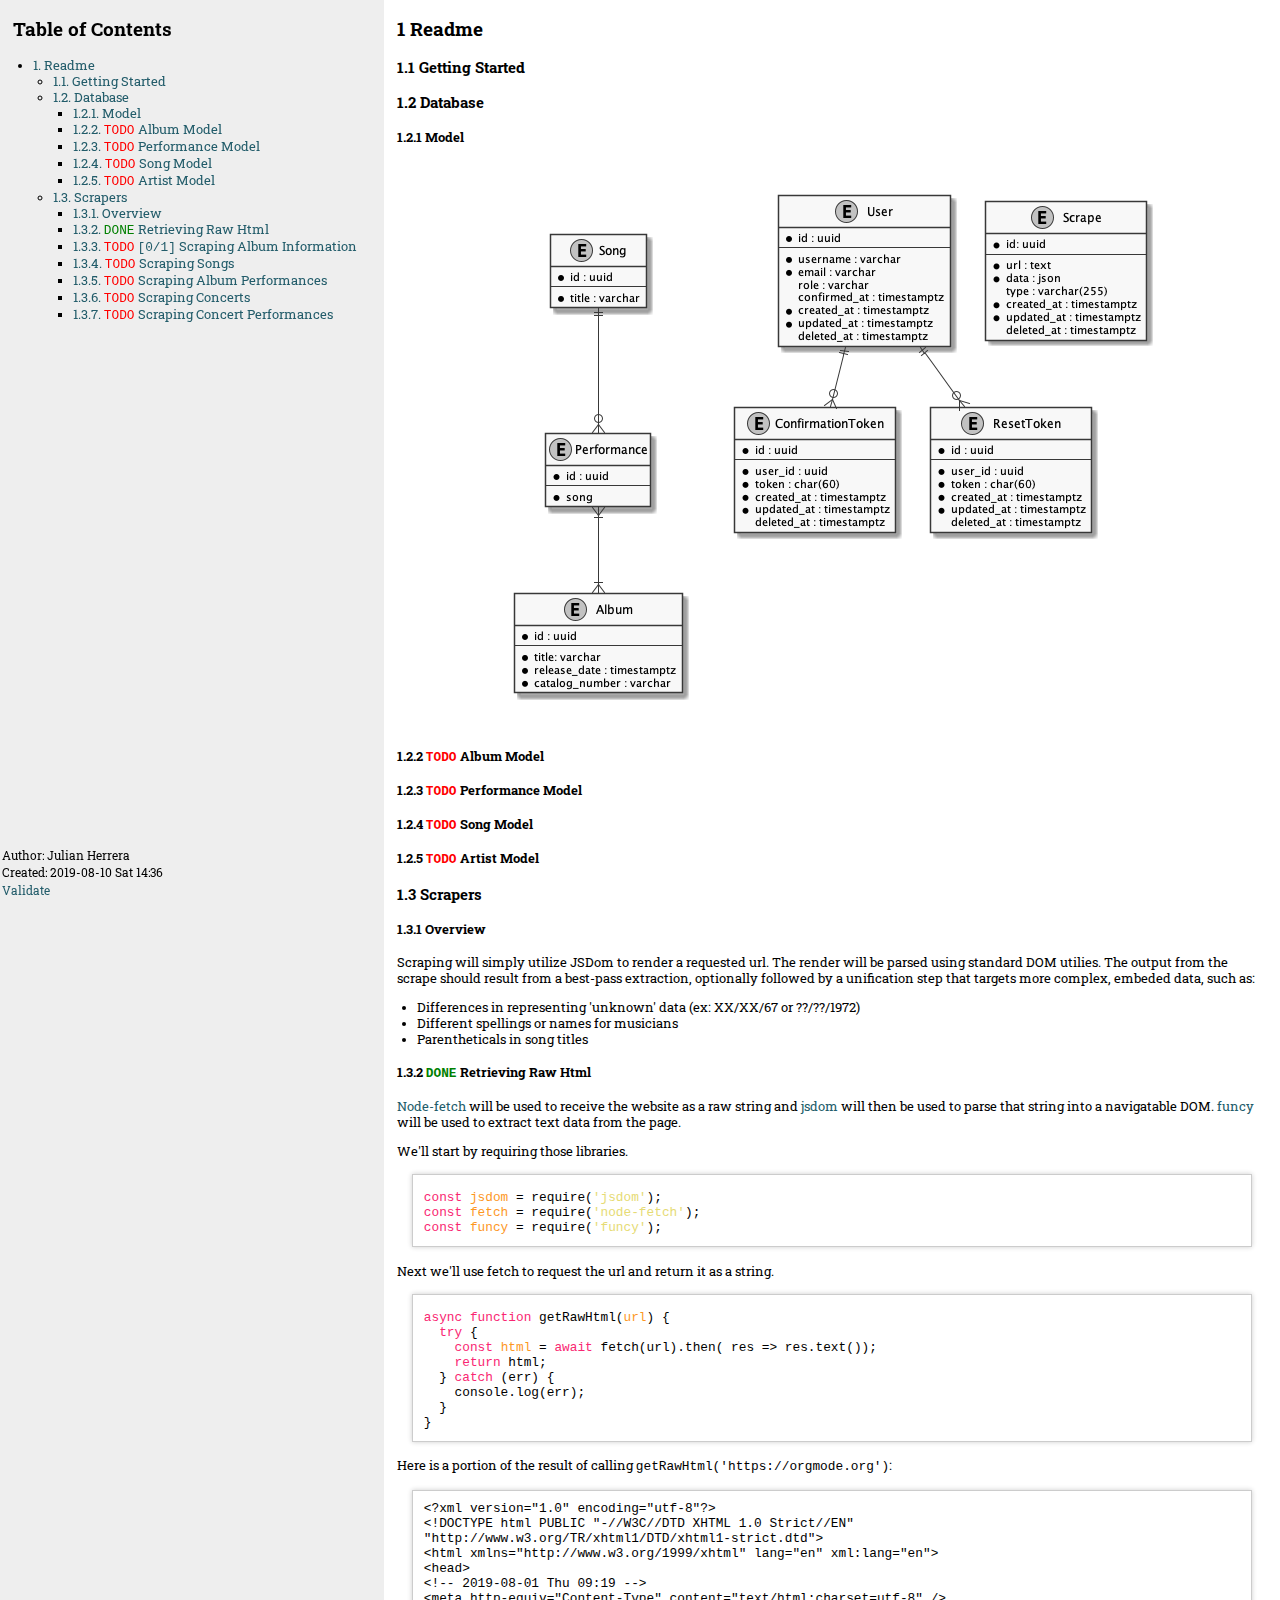
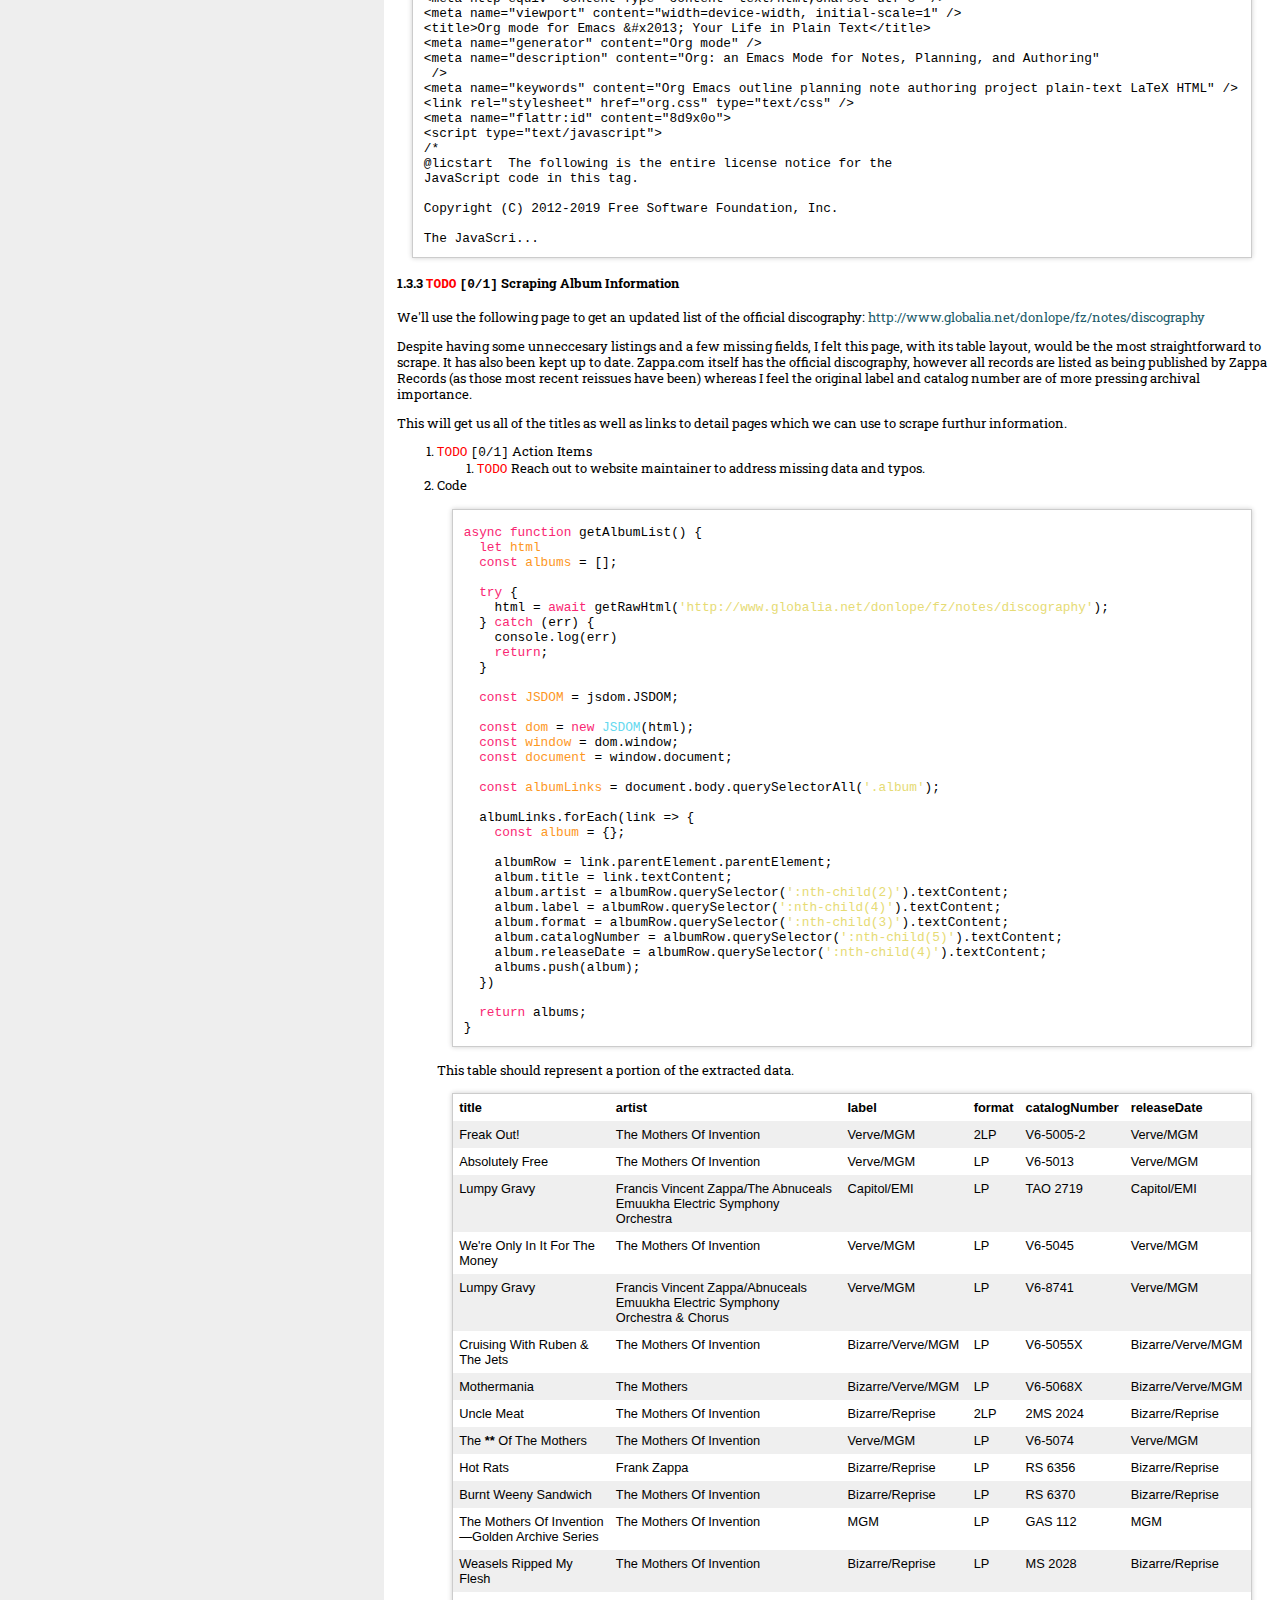
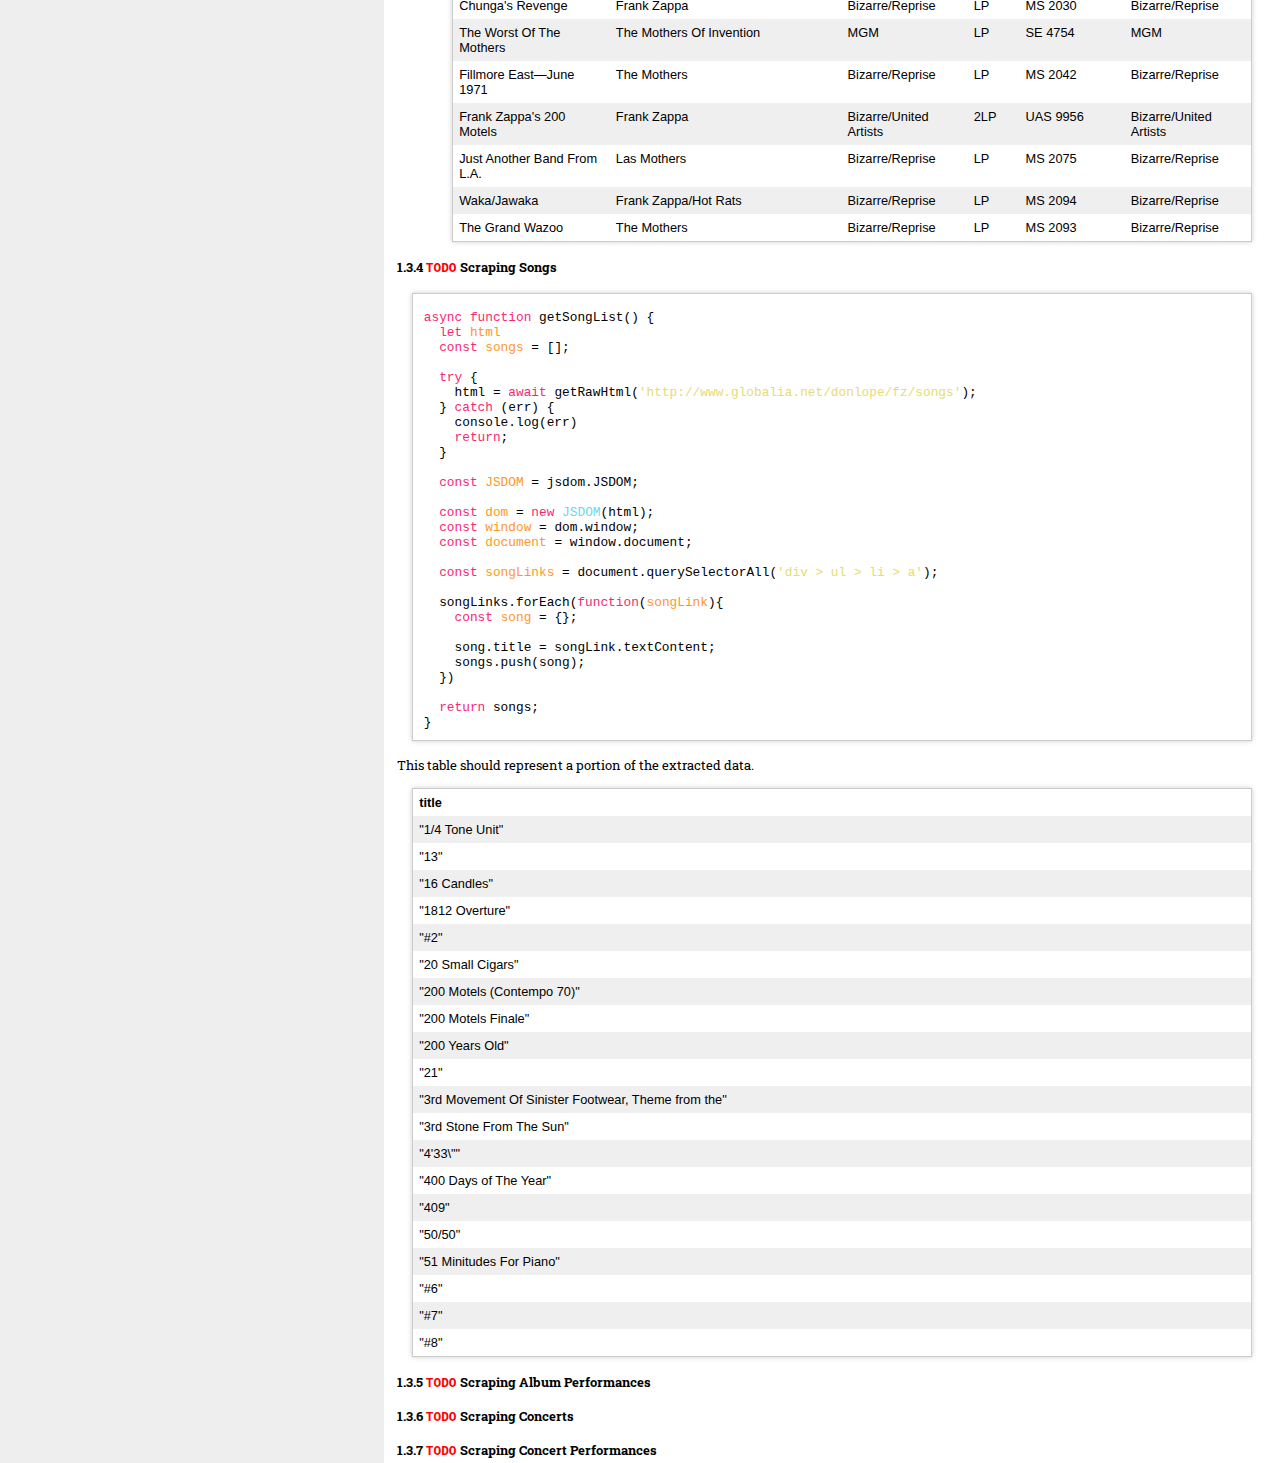
<file: index.html>
<?xml version="1.0" encoding="utf-8"?>
<!DOCTYPE html PUBLIC "-//W3C//DTD XHTML 1.0 Strict//EN"
"http://www.w3.org/TR/xhtml1/DTD/xhtml1-strict.dtd">
<html xmlns="http://www.w3.org/1999/xhtml" lang="en" xml:lang="en">
<head>
<!-- 2019-08-10 Sat 14:36 -->
<meta http-equiv="Content-Type" content="text/html;charset=utf-8" />
<meta name="viewport" content="width=device-width, initial-scale=1" />
<title>Zappa-Base</title>
<meta name="generator" content="Org mode" />
<meta name="author" content="Julian Herrera" />
<style type="text/css">
 <!--/*--><![CDATA[/*><!--*/
  .title  { text-align: center;
             margin-bottom: .2em; }
  .subtitle { text-align: center;
              font-size: medium;
              font-weight: bold;
              margin-top:0; }
  .todo   { font-family: monospace; color: red; }
  .done   { font-family: monospace; color: green; }
  .priority { font-family: monospace; color: orange; }
  .tag    { background-color: #eee; font-family: monospace;
            padding: 2px; font-size: 80%; font-weight: normal; }
  .timestamp { color: #bebebe; }
  .timestamp-kwd { color: #5f9ea0; }
  .org-right  { margin-left: auto; margin-right: 0px;  text-align: right; }
  .org-left   { margin-left: 0px;  margin-right: auto; text-align: left; }
  .org-center { margin-left: auto; margin-right: auto; text-align: center; }
  .underline { text-decoration: underline; }
  #postamble p, #preamble p { font-size: 90%; margin: .2em; }
  p.verse { margin-left: 3%; }
  pre {
    border: 1px solid #ccc;
    box-shadow: 3px 3px 3px #eee;
    padding: 8pt;
    font-family: monospace;
    overflow: auto;
    margin: 1.2em;
  }
  pre.src {
    position: relative;
    overflow: visible;
    padding-top: 1.2em;
  }
  pre.src:before {
    display: none;
    position: absolute;
    background-color: white;
    top: -10px;
    right: 10px;
    padding: 3px;
    border: 1px solid black;
  }
  pre.src:hover:before { display: inline;}
  /* Languages per Org manual */
  pre.src-asymptote:before { content: 'Asymptote'; }
  pre.src-awk:before { content: 'Awk'; }
  pre.src-C:before { content: 'C'; }
  /* pre.src-C++ doesn't work in CSS */
  pre.src-clojure:before { content: 'Clojure'; }
  pre.src-css:before { content: 'CSS'; }
  pre.src-D:before { content: 'D'; }
  pre.src-ditaa:before { content: 'ditaa'; }
  pre.src-dot:before { content: 'Graphviz'; }
  pre.src-calc:before { content: 'Emacs Calc'; }
  pre.src-emacs-lisp:before { content: 'Emacs Lisp'; }
  pre.src-fortran:before { content: 'Fortran'; }
  pre.src-gnuplot:before { content: 'gnuplot'; }
  pre.src-haskell:before { content: 'Haskell'; }
  pre.src-hledger:before { content: 'hledger'; }
  pre.src-java:before { content: 'Java'; }
  pre.src-js:before { content: 'Javascript'; }
  pre.src-latex:before { content: 'LaTeX'; }
  pre.src-ledger:before { content: 'Ledger'; }
  pre.src-lisp:before { content: 'Lisp'; }
  pre.src-lilypond:before { content: 'Lilypond'; }
  pre.src-lua:before { content: 'Lua'; }
  pre.src-matlab:before { content: 'MATLAB'; }
  pre.src-mscgen:before { content: 'Mscgen'; }
  pre.src-ocaml:before { content: 'Objective Caml'; }
  pre.src-octave:before { content: 'Octave'; }
  pre.src-org:before { content: 'Org mode'; }
  pre.src-oz:before { content: 'OZ'; }
  pre.src-plantuml:before { content: 'Plantuml'; }
  pre.src-processing:before { content: 'Processing.js'; }
  pre.src-python:before { content: 'Python'; }
  pre.src-R:before { content: 'R'; }
  pre.src-ruby:before { content: 'Ruby'; }
  pre.src-sass:before { content: 'Sass'; }
  pre.src-scheme:before { content: 'Scheme'; }
  pre.src-screen:before { content: 'Gnu Screen'; }
  pre.src-sed:before { content: 'Sed'; }
  pre.src-sh:before { content: 'shell'; }
  pre.src-sql:before { content: 'SQL'; }
  pre.src-sqlite:before { content: 'SQLite'; }
  /* additional languages in org.el's org-babel-load-languages alist */
  pre.src-forth:before { content: 'Forth'; }
  pre.src-io:before { content: 'IO'; }
  pre.src-J:before { content: 'J'; }
  pre.src-makefile:before { content: 'Makefile'; }
  pre.src-maxima:before { content: 'Maxima'; }
  pre.src-perl:before { content: 'Perl'; }
  pre.src-picolisp:before { content: 'Pico Lisp'; }
  pre.src-scala:before { content: 'Scala'; }
  pre.src-shell:before { content: 'Shell Script'; }
  pre.src-ebnf2ps:before { content: 'ebfn2ps'; }
  /* additional language identifiers per "defun org-babel-execute"
       in ob-*.el */
  pre.src-cpp:before  { content: 'C++'; }
  pre.src-abc:before  { content: 'ABC'; }
  pre.src-coq:before  { content: 'Coq'; }
  pre.src-groovy:before  { content: 'Groovy'; }
  /* additional language identifiers from org-babel-shell-names in
     ob-shell.el: ob-shell is the only babel language using a lambda to put
     the execution function name together. */
  pre.src-bash:before  { content: 'bash'; }
  pre.src-csh:before  { content: 'csh'; }
  pre.src-ash:before  { content: 'ash'; }
  pre.src-dash:before  { content: 'dash'; }
  pre.src-ksh:before  { content: 'ksh'; }
  pre.src-mksh:before  { content: 'mksh'; }
  pre.src-posh:before  { content: 'posh'; }
  /* Additional Emacs modes also supported by the LaTeX listings package */
  pre.src-ada:before { content: 'Ada'; }
  pre.src-asm:before { content: 'Assembler'; }
  pre.src-caml:before { content: 'Caml'; }
  pre.src-delphi:before { content: 'Delphi'; }
  pre.src-html:before { content: 'HTML'; }
  pre.src-idl:before { content: 'IDL'; }
  pre.src-mercury:before { content: 'Mercury'; }
  pre.src-metapost:before { content: 'MetaPost'; }
  pre.src-modula-2:before { content: 'Modula-2'; }
  pre.src-pascal:before { content: 'Pascal'; }
  pre.src-ps:before { content: 'PostScript'; }
  pre.src-prolog:before { content: 'Prolog'; }
  pre.src-simula:before { content: 'Simula'; }
  pre.src-tcl:before { content: 'tcl'; }
  pre.src-tex:before { content: 'TeX'; }
  pre.src-plain-tex:before { content: 'Plain TeX'; }
  pre.src-verilog:before { content: 'Verilog'; }
  pre.src-vhdl:before { content: 'VHDL'; }
  pre.src-xml:before { content: 'XML'; }
  pre.src-nxml:before { content: 'XML'; }
  /* add a generic configuration mode; LaTeX export needs an additional
     (add-to-list 'org-latex-listings-langs '(conf " ")) in .emacs */
  pre.src-conf:before { content: 'Configuration File'; }

  table { border-collapse:collapse; }
  caption.t-above { caption-side: top; }
  caption.t-bottom { caption-side: bottom; }
  td, th { vertical-align:top;  }
  th.org-right  { text-align: center;  }
  th.org-left   { text-align: center;   }
  th.org-center { text-align: center; }
  td.org-right  { text-align: right;  }
  td.org-left   { text-align: left;   }
  td.org-center { text-align: center; }
  dt { font-weight: bold; }
  .footpara { display: inline; }
  .footdef  { margin-bottom: 1em; }
  .figure { padding: 1em; }
  .figure p { text-align: center; }
  .equation-container {
    display: table;
    text-align: center;
    width: 100%;
  }
  .equation {
    vertical-align: middle;
  }
  .equation-label {
    display: table-cell;
    text-align: right;
    vertical-align: middle;
  }
  .inlinetask {
    padding: 10px;
    border: 2px solid gray;
    margin: 10px;
    background: #ffffcc;
  }
  #org-div-home-and-up
   { text-align: right; font-size: 70%; white-space: nowrap; }
  textarea { overflow-x: auto; }
  .linenr { font-size: smaller }
  .code-highlighted { background-color: #ffff00; }
  .org-info-js_info-navigation { border-style: none; }
  #org-info-js_console-label
    { font-size: 10px; font-weight: bold; white-space: nowrap; }
  .org-info-js_search-highlight
    { background-color: #ffff00; color: #000000; font-weight: bold; }
  .org-svg { width: 90%; }
  /*]]>*/-->
</style>
<link rel="stylesheet" type="text/css" href="style.css" />
<script type="text/javascript">
/*
@licstart  The following is the entire license notice for the
JavaScript code in this tag.

Copyright (C) 2012-2019 Free Software Foundation, Inc.

The JavaScript code in this tag is free software: you can
redistribute it and/or modify it under the terms of the GNU
General Public License (GNU GPL) as published by the Free Software
Foundation, either version 3 of the License, or (at your option)
any later version.  The code is distributed WITHOUT ANY WARRANTY;
without even the implied warranty of MERCHANTABILITY or FITNESS
FOR A PARTICULAR PURPOSE.  See the GNU GPL for more details.

As additional permission under GNU GPL version 3 section 7, you
may distribute non-source (e.g., minimized or compacted) forms of
that code without the copy of the GNU GPL normally required by
section 4, provided you include this license notice and a URL
through which recipients can access the Corresponding Source.


@licend  The above is the entire license notice
for the JavaScript code in this tag.
*/
<!--/*--><![CDATA[/*><!--*/
 function CodeHighlightOn(elem, id)
 {
   var target = document.getElementById(id);
   if(null != target) {
     elem.cacheClassElem = elem.className;
     elem.cacheClassTarget = target.className;
     target.className = "code-highlighted";
     elem.className   = "code-highlighted";
   }
 }
 function CodeHighlightOff(elem, id)
 {
   var target = document.getElementById(id);
   if(elem.cacheClassElem)
     elem.className = elem.cacheClassElem;
   if(elem.cacheClassTarget)
     target.className = elem.cacheClassTarget;
 }
/*]]>*///-->
</script>
</head>
<body>
<div id="content">
<h1 class="title">Zappa-Base</h1>
<div id="table-of-contents">
<h2>Table of Contents</h2>
<div id="text-table-of-contents">
<ul>
<li><a href="#org767230a">1. Readme</a>
<ul>
<li><a href="#orgc9164bb">1.1. Getting Started</a></li>
<li><a href="#org52a3579">1.2. Database</a>
<ul>
<li><a href="#orgf7e6c33">1.2.1. Model</a></li>
<li><a href="#orge8b74c4">1.2.2. <span class="todo TODO">TODO</span> Album Model</a></li>
<li><a href="#org3e81946">1.2.3. <span class="todo TODO">TODO</span> Performance Model</a></li>
<li><a href="#org32145ad">1.2.4. <span class="todo TODO">TODO</span> Song Model</a></li>
<li><a href="#org4d00637">1.2.5. <span class="todo TODO">TODO</span> Artist Model</a></li>
</ul>
</li>
<li><a href="#orgeb580d1">1.3. Scrapers</a>
<ul>
<li><a href="#orgd5b82db">1.3.1. Overview</a></li>
<li><a href="#org29646d1">1.3.2. <span class="done DONE">DONE</span> Retrieving Raw Html</a></li>
<li><a href="#org29a4510">1.3.3. <span class="todo TODO">TODO</span> <code>[0/1]</code> Scraping Album Information</a></li>
<li><a href="#org30ceb30">1.3.4. <span class="todo TODO">TODO</span> Scraping Songs</a></li>
<li><a href="#org82300a6">1.3.5. <span class="todo TODO">TODO</span> Scraping Album Performances</a></li>
<li><a href="#orgb7df548">1.3.6. <span class="todo TODO">TODO</span> Scraping Concerts</a></li>
<li><a href="#orgebb4eb0">1.3.7. <span class="todo TODO">TODO</span> Scraping Concert Performances</a></li>
</ul>
</li>
</ul>
</li>
</ul>
</div>
</div>


<div id="outline-container-org767230a" class="outline-2">
<h2 id="org767230a"><span class="section-number-2">1</span> Readme</h2>
<div class="outline-text-2" id="text-1">
</div>
<div id="outline-container-orgc9164bb" class="outline-3">
<h3 id="orgc9164bb"><span class="section-number-3">1.1</span> Getting Started</h3>
</div>

<div id="outline-container-org52a3579" class="outline-3">
<h3 id="org52a3579"><span class="section-number-3">1.2</span> Database</h3>
<div class="outline-text-3" id="text-1-2">
</div>
<div id="outline-container-orgf7e6c33" class="outline-4">
<h4 id="orgf7e6c33"><span class="section-number-4">1.2.1</span> Model</h4>
<div class="outline-text-4" id="text-1-2-1">

<div class="figure">
<p><img src="./docs/images/models.png" alt="models.png" />
</p>
</div>
</div>
</div>

<div id="outline-container-orge8b74c4" class="outline-4">
<h4 id="orge8b74c4"><span class="section-number-4">1.2.2</span> <span class="todo TODO">TODO</span> Album Model</h4>
</div>
<div id="outline-container-org3e81946" class="outline-4">
<h4 id="org3e81946"><span class="section-number-4">1.2.3</span> <span class="todo TODO">TODO</span> Performance Model</h4>
</div>
<div id="outline-container-org32145ad" class="outline-4">
<h4 id="org32145ad"><span class="section-number-4">1.2.4</span> <span class="todo TODO">TODO</span> Song Model</h4>
</div>
<div id="outline-container-org4d00637" class="outline-4">
<h4 id="org4d00637"><span class="section-number-4">1.2.5</span> <span class="todo TODO">TODO</span> Artist Model</h4>
</div>
</div>

<div id="outline-container-orgeb580d1" class="outline-3">
<h3 id="orgeb580d1"><span class="section-number-3">1.3</span> Scrapers</h3>
<div class="outline-text-3" id="text-1-3">
</div>
<div id="outline-container-orgd5b82db" class="outline-4">
<h4 id="orgd5b82db"><span class="section-number-4">1.3.1</span> Overview</h4>
<div class="outline-text-4" id="text-1-3-1">
<p>
Scraping will simply utilize JSDom to render a requested url. The render will be parsed using standard DOM utilies. The output from the scrape should result from  a best-pass extraction, optionally followed by a unification step that targets more complex, embeded data, such as:
</p>
<ul class="org-ul">
<li>Differences in representing 'unknown' data (ex: XX/XX/67 or ??/??/1972)</li>
<li>Different spellings or names for musicians</li>
<li>Parentheticals in song titles</li>
</ul>
</div>
</div>

<div id="outline-container-org29646d1" class="outline-4">
<h4 id="org29646d1"><span class="section-number-4">1.3.2</span> <span class="done DONE">DONE</span> Retrieving Raw Html</h4>
<div class="outline-text-4" id="text-1-3-2">
<p>
<a href="https://github.com/bitinn/node-fetch">Node-fetch</a> will be used to receive the website as a raw string and <a href="https://github.com/jsdom/jsdom">jsdom</a> will then be used to parse that string into a navigatable DOM. <a href="https://www.npmjs.com/package/funcy">funcy</a> will be used to extract text data from the page.
</p>

<p>
We'll start by requiring those libraries.
</p>

<div class="org-src-container">
<pre class="src src-js" id="org8ea3cfc"><span style="color: #F92672;">const</span> <span style="color: #FD971F;">jsdom</span> = require(<span style="color: #E6DB74;">'jsdom'</span>);
<span style="color: #F92672;">const</span> <span style="color: #FD971F;">fetch</span> = require(<span style="color: #E6DB74;">'node-fetch'</span>);
<span style="color: #F92672;">const</span> <span style="color: #FD971F;">funcy</span> = require(<span style="color: #E6DB74;">'funcy'</span>);
</pre>
</div>

<p>
Next we'll use fetch to request the url and return it as a string.
</p>

<div class="org-src-container">
<pre class="src src-js" id="org759e49b"><span style="color: #F92672;">async</span> <span style="color: #F92672;">function</span> getRawHtml(<span style="color: #FD971F;">url</span>) {
  <span style="color: #F92672;">try</span> {
    <span style="color: #F92672;">const</span> <span style="color: #FD971F;">html</span> = <span style="color: #F92672;">await</span> fetch(url).then( res =&gt; res.text());
    <span style="color: #F92672;">return</span> html;
  } <span style="color: #F92672;">catch</span> (err) {
    console.log(err);
  }
}
</pre>
</div>

<p>
Here is a portion of the result of calling <code>getRawHtml('https://orgmode.org')</code>:
</p>

<pre class="example">
&lt;?xml version="1.0" encoding="utf-8"?&gt;
&lt;!DOCTYPE html PUBLIC "-//W3C//DTD XHTML 1.0 Strict//EN"
"http://www.w3.org/TR/xhtml1/DTD/xhtml1-strict.dtd"&gt;
&lt;html xmlns="http://www.w3.org/1999/xhtml" lang="en" xml:lang="en"&gt;
&lt;head&gt;
&lt;!-- 2019-08-01 Thu 09:19 --&gt;
&lt;meta http-equiv="Content-Type" content="text/html;charset=utf-8" /&gt;
&lt;meta name="viewport" content="width=device-width, initial-scale=1" /&gt;
&lt;title&gt;Org mode for Emacs &amp;#x2013; Your Life in Plain Text&lt;/title&gt;
&lt;meta name="generator" content="Org mode" /&gt;
&lt;meta name="description" content="Org: an Emacs Mode for Notes, Planning, and Authoring"
 /&gt;
&lt;meta name="keywords" content="Org Emacs outline planning note authoring project plain-text LaTeX HTML" /&gt;
&lt;link rel="stylesheet" href="org.css" type="text/css" /&gt;
&lt;meta name="flattr:id" content="8d9x0o"&gt;
&lt;script type="text/javascript"&gt;
/*
@licstart  The following is the entire license notice for the
JavaScript code in this tag.

Copyright (C) 2012-2019 Free Software Foundation, Inc.

The JavaScri...
</pre>
</div>
</div>

<div id="outline-container-org29a4510" class="outline-4">
<h4 id="org29a4510"><span class="section-number-4">1.3.3</span> <span class="todo TODO">TODO</span> <code>[0/1]</code> Scraping Album Information</h4>
<div class="outline-text-4" id="text-1-3-3">
<p>
We'll use the following page to get an updated list of the official discography:
<a href="http://www.globalia.net/donlope/fz/notes/discography">http://www.globalia.net/donlope/fz/notes/discography</a>
</p>

<p>
Despite having some unneccesary listings and a few missing fields, I felt this page, with its table layout, would be the most straightforward to scrape. It has also been kept up to date. Zappa.com itself has the official discography, however all records are listed as being published by Zappa Records (as those most recent reissues have been) whereas I feel the original label and catalog number are of more pressing archival importance.
</p>

<p>
This will get us all of the titles as well as links to detail pages which we can use to scrape furthur information.
</p>
</div>

<ol class="org-ol">
<li><a id="orge23adc4"></a><span class="todo TODO">TODO</span> <code>[0/1]</code> Action Items<br />
<ol class="org-ol">
<li><a id="orgbfd15d4"></a><span class="todo TODO">TODO</span> Reach out to website maintainer to address missing data and typos.<br /></li>
</ol>
</li>

<li><a id="org2738db0"></a>Code<br />
<div class="outline-text-5" id="text-1-3-3-2">
<div class="org-src-container">
<pre class="src src-js" id="org14de839"><span style="color: #F92672;">async</span> <span style="color: #F92672;">function</span> getAlbumList() {
  <span style="color: #F92672;">let</span> <span style="color: #FD971F;">html</span>
  <span style="color: #F92672;">const</span> <span style="color: #FD971F;">albums</span> = [];

  <span style="color: #F92672;">try</span> {
    html = <span style="color: #F92672;">await</span> getRawHtml(<span style="color: #E6DB74;">'http://www.globalia.net/donlope/fz/notes/discography'</span>);
  } <span style="color: #F92672;">catch</span> (err) {
    console.log(err)
    <span style="color: #F92672;">return</span>;
  }

  <span style="color: #F92672;">const</span> <span style="color: #FD971F;">JSDOM</span> = jsdom.JSDOM;

  <span style="color: #F92672;">const</span> <span style="color: #FD971F;">dom</span> = <span style="color: #F92672;">new</span> <span style="color: #66D9EF;">JSDOM</span>(html);
  <span style="color: #F92672;">const</span> <span style="color: #FD971F;">window</span> = dom.window;
  <span style="color: #F92672;">const</span> <span style="color: #FD971F;">document</span> = window.document;

  <span style="color: #F92672;">const</span> <span style="color: #FD971F;">albumLinks</span> = document.body.querySelectorAll(<span style="color: #E6DB74;">'.album'</span>);

  albumLinks.forEach(link =&gt; {
    <span style="color: #F92672;">const</span> <span style="color: #FD971F;">album</span> = {};

    albumRow = link.parentElement.parentElement;
    album.title = link.textContent;
    album.artist = albumRow.querySelector(<span style="color: #E6DB74;">':nth-child(2)'</span>).textContent;
    album.label = albumRow.querySelector(<span style="color: #E6DB74;">':nth-child(4)'</span>).textContent;
    album.format = albumRow.querySelector(<span style="color: #E6DB74;">':nth-child(3)'</span>).textContent;
    album.catalogNumber = albumRow.querySelector(<span style="color: #E6DB74;">':nth-child(5)'</span>).textContent;
    album.releaseDate = albumRow.querySelector(<span style="color: #E6DB74;">':nth-child(4)'</span>).textContent;
    albums.push(album);
  })

  <span style="color: #F92672;">return</span> albums;
}
</pre>
</div>


<p>
This table should represent a portion of the extracted data.
</p>

<table border="2" cellspacing="0" cellpadding="6" rules="groups" frame="hsides">


<colgroup>
<col  class="org-left" />

<col  class="org-left" />

<col  class="org-left" />

<col  class="org-left" />

<col  class="org-left" />

<col  class="org-left" />
</colgroup>
<tbody>
<tr>
<td class="org-left">title</td>
<td class="org-left">artist</td>
<td class="org-left">label</td>
<td class="org-left">format</td>
<td class="org-left">catalogNumber</td>
<td class="org-left">releaseDate</td>
</tr>

<tr>
<td class="org-left">Freak Out!</td>
<td class="org-left">The Mothers Of Invention</td>
<td class="org-left">Verve/MGM</td>
<td class="org-left">2LP</td>
<td class="org-left">V6-5005-2</td>
<td class="org-left">Verve/MGM</td>
</tr>

<tr>
<td class="org-left">Absolutely Free</td>
<td class="org-left">The Mothers Of Invention</td>
<td class="org-left">Verve/MGM</td>
<td class="org-left">LP</td>
<td class="org-left">V6-5013</td>
<td class="org-left">Verve/MGM</td>
</tr>

<tr>
<td class="org-left">Lumpy Gravy</td>
<td class="org-left">Francis Vincent Zappa/The Abnuceals Emuukha Electric Symphony Orchestra</td>
<td class="org-left">Capitol/EMI</td>
<td class="org-left">LP</td>
<td class="org-left">TAO 2719</td>
<td class="org-left">Capitol/EMI</td>
</tr>

<tr>
<td class="org-left">We're Only In It For The Money</td>
<td class="org-left">The Mothers Of Invention</td>
<td class="org-left">Verve/MGM</td>
<td class="org-left">LP</td>
<td class="org-left">V6-5045</td>
<td class="org-left">Verve/MGM</td>
</tr>

<tr>
<td class="org-left">Lumpy Gravy</td>
<td class="org-left">Francis Vincent Zappa/Abnuceals Emuukha Electric Symphony Orchestra &amp; Chorus</td>
<td class="org-left">Verve/MGM</td>
<td class="org-left">LP</td>
<td class="org-left">V6-8741</td>
<td class="org-left">Verve/MGM</td>
</tr>

<tr>
<td class="org-left">Cruising With Ruben &amp; The Jets</td>
<td class="org-left">The Mothers Of Invention</td>
<td class="org-left">Bizarre/Verve/MGM</td>
<td class="org-left">LP</td>
<td class="org-left">V6-5055X</td>
<td class="org-left">Bizarre/Verve/MGM</td>
</tr>

<tr>
<td class="org-left">Mothermania</td>
<td class="org-left">The Mothers</td>
<td class="org-left">Bizarre/Verve/MGM</td>
<td class="org-left">LP</td>
<td class="org-left">V6-5068X</td>
<td class="org-left">Bizarre/Verve/MGM</td>
</tr>

<tr>
<td class="org-left">Uncle Meat</td>
<td class="org-left">The Mothers Of Invention</td>
<td class="org-left">Bizarre/Reprise</td>
<td class="org-left">2LP</td>
<td class="org-left">2MS 2024</td>
<td class="org-left">Bizarre/Reprise</td>
</tr>

<tr>
<td class="org-left">The <b>**</b> Of The Mothers</td>
<td class="org-left">The Mothers Of Invention</td>
<td class="org-left">Verve/MGM</td>
<td class="org-left">LP</td>
<td class="org-left">V6-5074</td>
<td class="org-left">Verve/MGM</td>
</tr>

<tr>
<td class="org-left">Hot Rats</td>
<td class="org-left">Frank Zappa</td>
<td class="org-left">Bizarre/Reprise</td>
<td class="org-left">LP</td>
<td class="org-left">RS 6356</td>
<td class="org-left">Bizarre/Reprise</td>
</tr>

<tr>
<td class="org-left">Burnt Weeny Sandwich</td>
<td class="org-left">The Mothers Of Invention</td>
<td class="org-left">Bizarre/Reprise</td>
<td class="org-left">LP</td>
<td class="org-left">RS 6370</td>
<td class="org-left">Bizarre/Reprise</td>
</tr>

<tr>
<td class="org-left">The Mothers Of Invention—Golden Archive Series</td>
<td class="org-left">The Mothers Of Invention</td>
<td class="org-left">MGM</td>
<td class="org-left">LP</td>
<td class="org-left">GAS 112</td>
<td class="org-left">MGM</td>
</tr>

<tr>
<td class="org-left">Weasels Ripped My Flesh</td>
<td class="org-left">The Mothers Of Invention</td>
<td class="org-left">Bizarre/Reprise</td>
<td class="org-left">LP</td>
<td class="org-left">MS 2028</td>
<td class="org-left">Bizarre/Reprise</td>
</tr>

<tr>
<td class="org-left">Chunga's Revenge</td>
<td class="org-left">Frank Zappa</td>
<td class="org-left">Bizarre/Reprise</td>
<td class="org-left">LP</td>
<td class="org-left">MS 2030</td>
<td class="org-left">Bizarre/Reprise</td>
</tr>

<tr>
<td class="org-left">The Worst Of The Mothers</td>
<td class="org-left">The Mothers Of Invention</td>
<td class="org-left">MGM</td>
<td class="org-left">LP</td>
<td class="org-left">SE 4754</td>
<td class="org-left">MGM</td>
</tr>

<tr>
<td class="org-left">Fillmore East—June 1971</td>
<td class="org-left">The Mothers</td>
<td class="org-left">Bizarre/Reprise</td>
<td class="org-left">LP</td>
<td class="org-left">MS 2042</td>
<td class="org-left">Bizarre/Reprise</td>
</tr>

<tr>
<td class="org-left">Frank Zappa's 200 Motels</td>
<td class="org-left">Frank Zappa</td>
<td class="org-left">Bizarre/United Artists</td>
<td class="org-left">2LP</td>
<td class="org-left">UAS 9956</td>
<td class="org-left">Bizarre/United Artists</td>
</tr>

<tr>
<td class="org-left">Just Another Band From L.A.</td>
<td class="org-left">Las Mothers</td>
<td class="org-left">Bizarre/Reprise</td>
<td class="org-left">LP</td>
<td class="org-left">MS 2075</td>
<td class="org-left">Bizarre/Reprise</td>
</tr>

<tr>
<td class="org-left">Waka/Jawaka</td>
<td class="org-left">Frank Zappa/Hot Rats</td>
<td class="org-left">Bizarre/Reprise</td>
<td class="org-left">LP</td>
<td class="org-left">MS 2094</td>
<td class="org-left">Bizarre/Reprise</td>
</tr>

<tr>
<td class="org-left">The Grand Wazoo</td>
<td class="org-left">The Mothers</td>
<td class="org-left">Bizarre/Reprise</td>
<td class="org-left">LP</td>
<td class="org-left">MS 2093</td>
<td class="org-left">Bizarre/Reprise</td>
</tr>
</tbody>
</table>
</div>
</li>
</ol>
</div>

<div id="outline-container-org30ceb30" class="outline-4">
<h4 id="org30ceb30"><span class="section-number-4">1.3.4</span> <span class="todo TODO">TODO</span> Scraping Songs</h4>
<div class="outline-text-4" id="text-1-3-4">
<div class="org-src-container">
<pre class="src src-js" id="orgcea8738"><span style="color: #F92672;">async</span> <span style="color: #F92672;">function</span> getSongList() {
  <span style="color: #F92672;">let</span> <span style="color: #FD971F;">html</span>
  <span style="color: #F92672;">const</span> <span style="color: #FD971F;">songs</span> = [];

  <span style="color: #F92672;">try</span> {
    html = <span style="color: #F92672;">await</span> getRawHtml(<span style="color: #E6DB74;">'http://www.globalia.net/donlope/fz/songs'</span>);
  } <span style="color: #F92672;">catch</span> (err) {
    console.log(err)
    <span style="color: #F92672;">return</span>;
  }

  <span style="color: #F92672;">const</span> <span style="color: #FD971F;">JSDOM</span> = jsdom.JSDOM;

  <span style="color: #F92672;">const</span> <span style="color: #FD971F;">dom</span> = <span style="color: #F92672;">new</span> <span style="color: #66D9EF;">JSDOM</span>(html);
  <span style="color: #F92672;">const</span> <span style="color: #FD971F;">window</span> = dom.window;
  <span style="color: #F92672;">const</span> <span style="color: #FD971F;">document</span> = window.document;

  <span style="color: #F92672;">const</span> <span style="color: #FD971F;">songLinks</span> = document.querySelectorAll(<span style="color: #E6DB74;">'div &gt; ul &gt; li &gt; a'</span>);

  songLinks.forEach(<span style="color: #F92672;">function</span>(<span style="color: #FD971F;">songLink</span>){
    <span style="color: #F92672;">const</span> <span style="color: #FD971F;">song</span> = {};

    song.title = songLink.textContent;
    songs.push(song);
  })

  <span style="color: #F92672;">return</span> songs;
}
</pre>
</div>

<p>
This table should represent a portion of the extracted data.
</p>

<table border="2" cellspacing="0" cellpadding="6" rules="groups" frame="hsides">


<colgroup>
<col  class="org-left" />
</colgroup>
<tbody>
<tr>
<td class="org-left">title</td>
</tr>

<tr>
<td class="org-left">"1/4 Tone Unit"</td>
</tr>

<tr>
<td class="org-left">"13"</td>
</tr>

<tr>
<td class="org-left">"16 Candles"</td>
</tr>

<tr>
<td class="org-left">"1812 Overture"</td>
</tr>

<tr>
<td class="org-left">"#2"</td>
</tr>

<tr>
<td class="org-left">"20 Small Cigars"</td>
</tr>

<tr>
<td class="org-left">"200 Motels (Contempo 70)"</td>
</tr>

<tr>
<td class="org-left">"200 Motels Finale"</td>
</tr>

<tr>
<td class="org-left">"200 Years Old"</td>
</tr>

<tr>
<td class="org-left">"21"</td>
</tr>

<tr>
<td class="org-left">"3rd Movement Of Sinister Footwear, Theme from the"</td>
</tr>

<tr>
<td class="org-left">"3rd Stone From The Sun"</td>
</tr>

<tr>
<td class="org-left">"4'33\""</td>
</tr>

<tr>
<td class="org-left">"400 Days of The Year"</td>
</tr>

<tr>
<td class="org-left">"409"</td>
</tr>

<tr>
<td class="org-left">"50/50"</td>
</tr>

<tr>
<td class="org-left">"51 Minitudes For Piano"</td>
</tr>

<tr>
<td class="org-left">"#6"</td>
</tr>

<tr>
<td class="org-left">"#7"</td>
</tr>

<tr>
<td class="org-left">"#8"</td>
</tr>
</tbody>
</table>
</div>
</div>


<div id="outline-container-org82300a6" class="outline-4">
<h4 id="org82300a6"><span class="section-number-4">1.3.5</span> <span class="todo TODO">TODO</span> Scraping Album Performances</h4>
</div>
<div id="outline-container-orgb7df548" class="outline-4">
<h4 id="orgb7df548"><span class="section-number-4">1.3.6</span> <span class="todo TODO">TODO</span> Scraping Concerts</h4>
</div>
<div id="outline-container-orgebb4eb0" class="outline-4">
<h4 id="orgebb4eb0"><span class="section-number-4">1.3.7</span> <span class="todo TODO">TODO</span> Scraping Concert Performances</h4>
</div>
</div>
</div>
</div>
<div id="postamble" class="status">
<p class="author">Author: Julian Herrera</p>
<p class="date">Created: 2019-08-10 Sat 14:36</p>
<p class="validation"><a href="http://validator.w3.org/check?uri=referer">Validate</a></p>
</div>
</body>
</html>
</file>
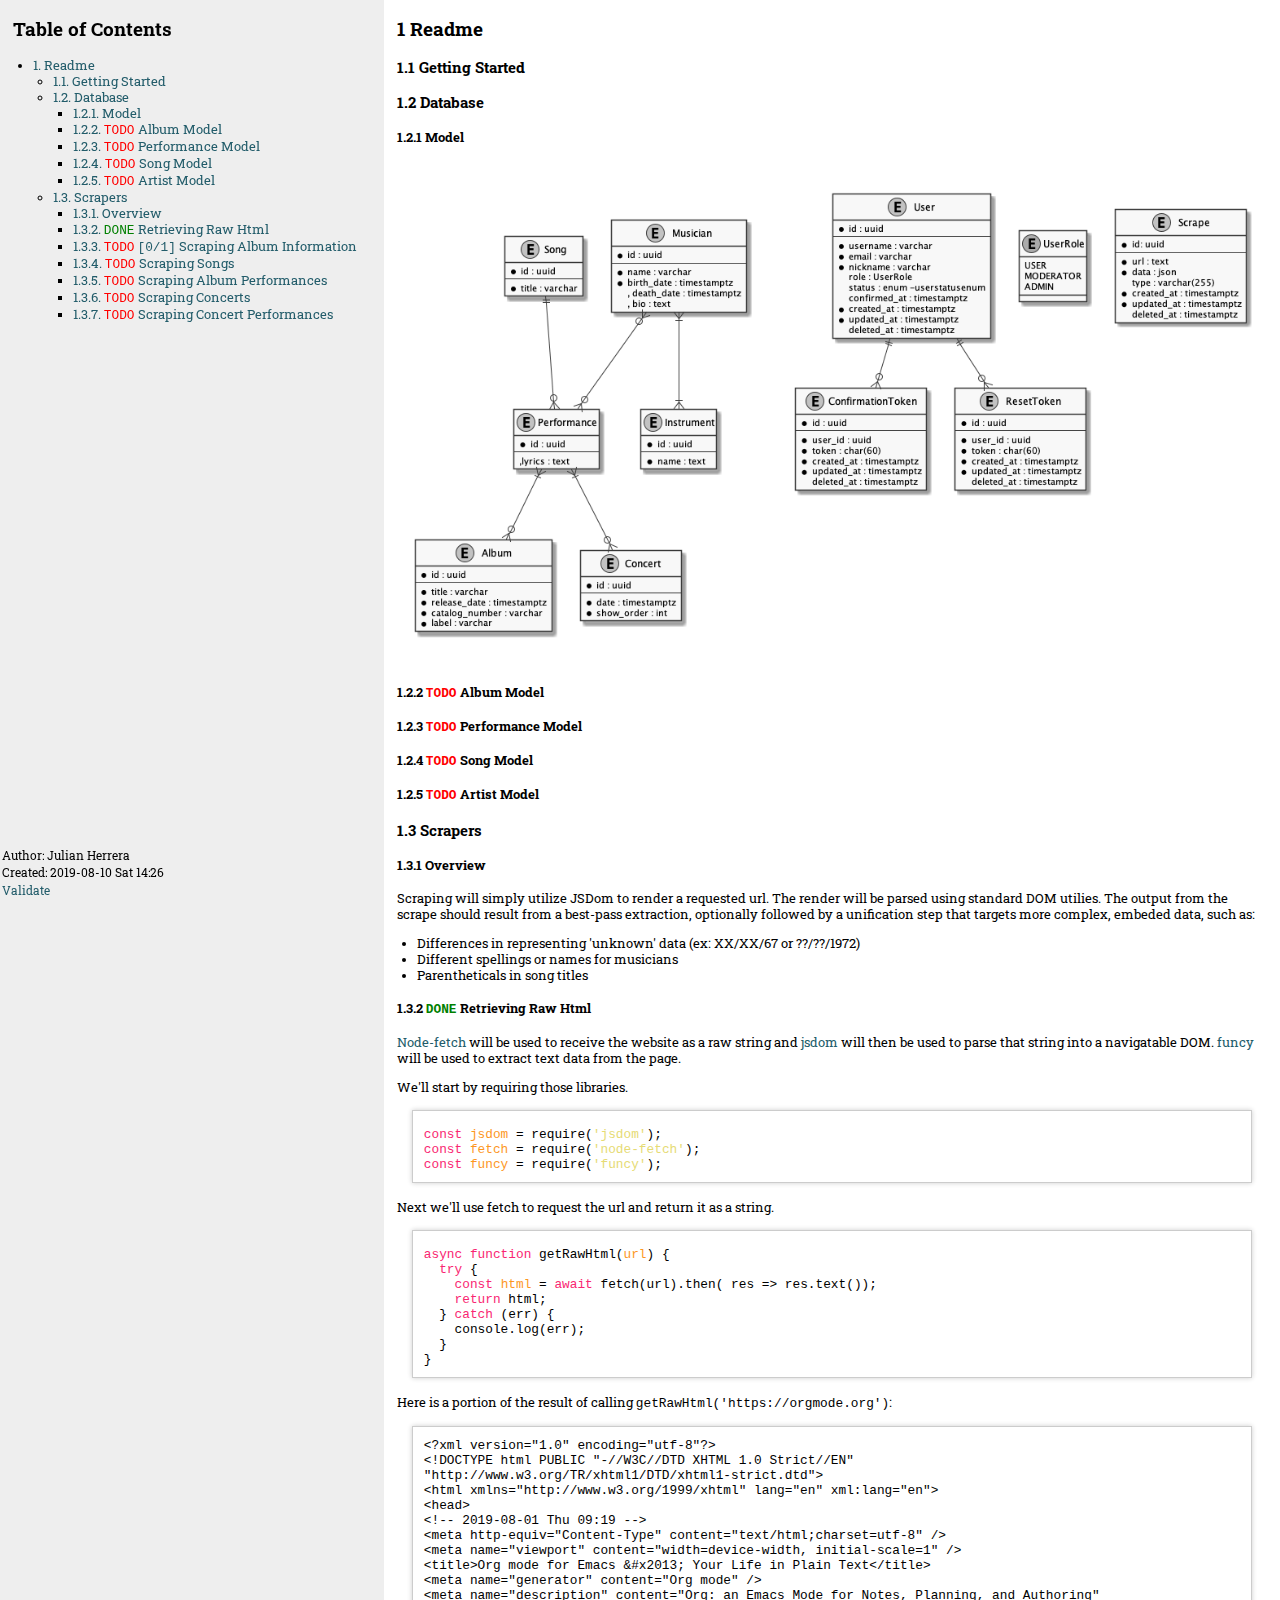
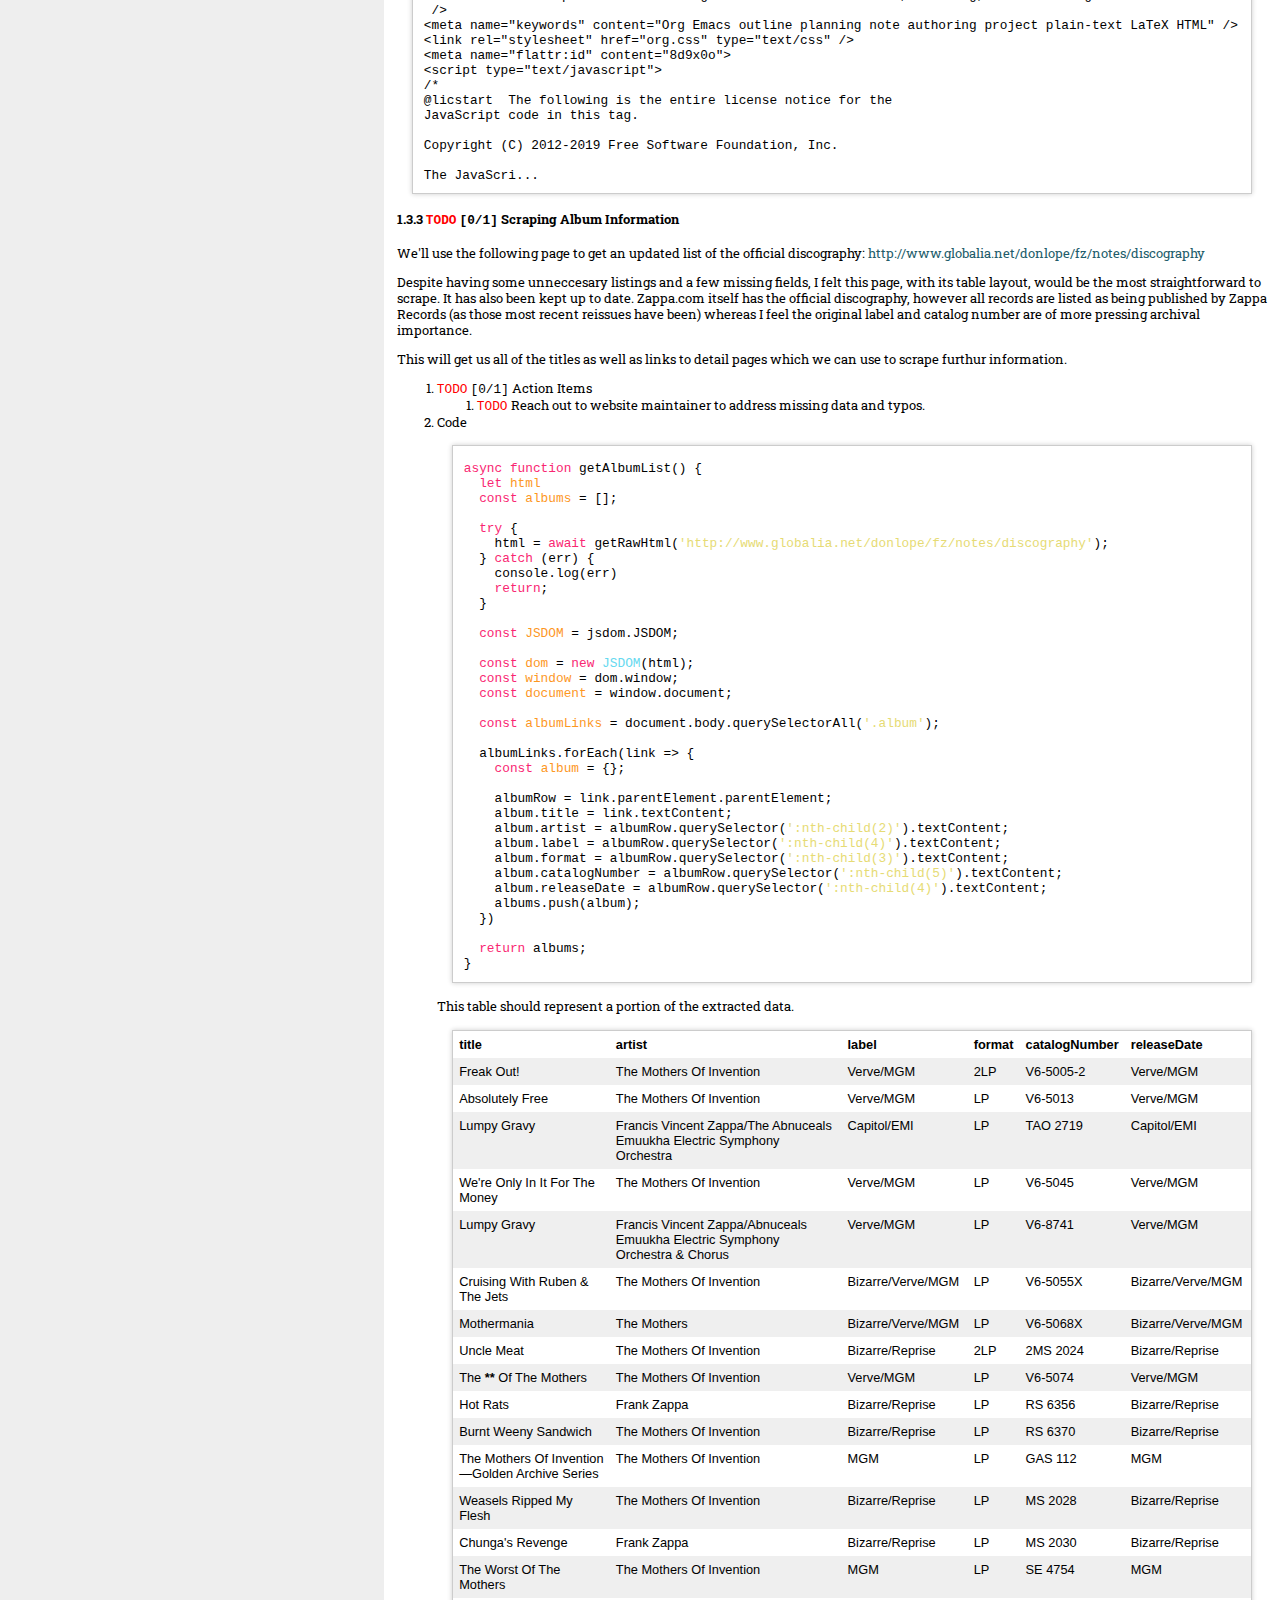
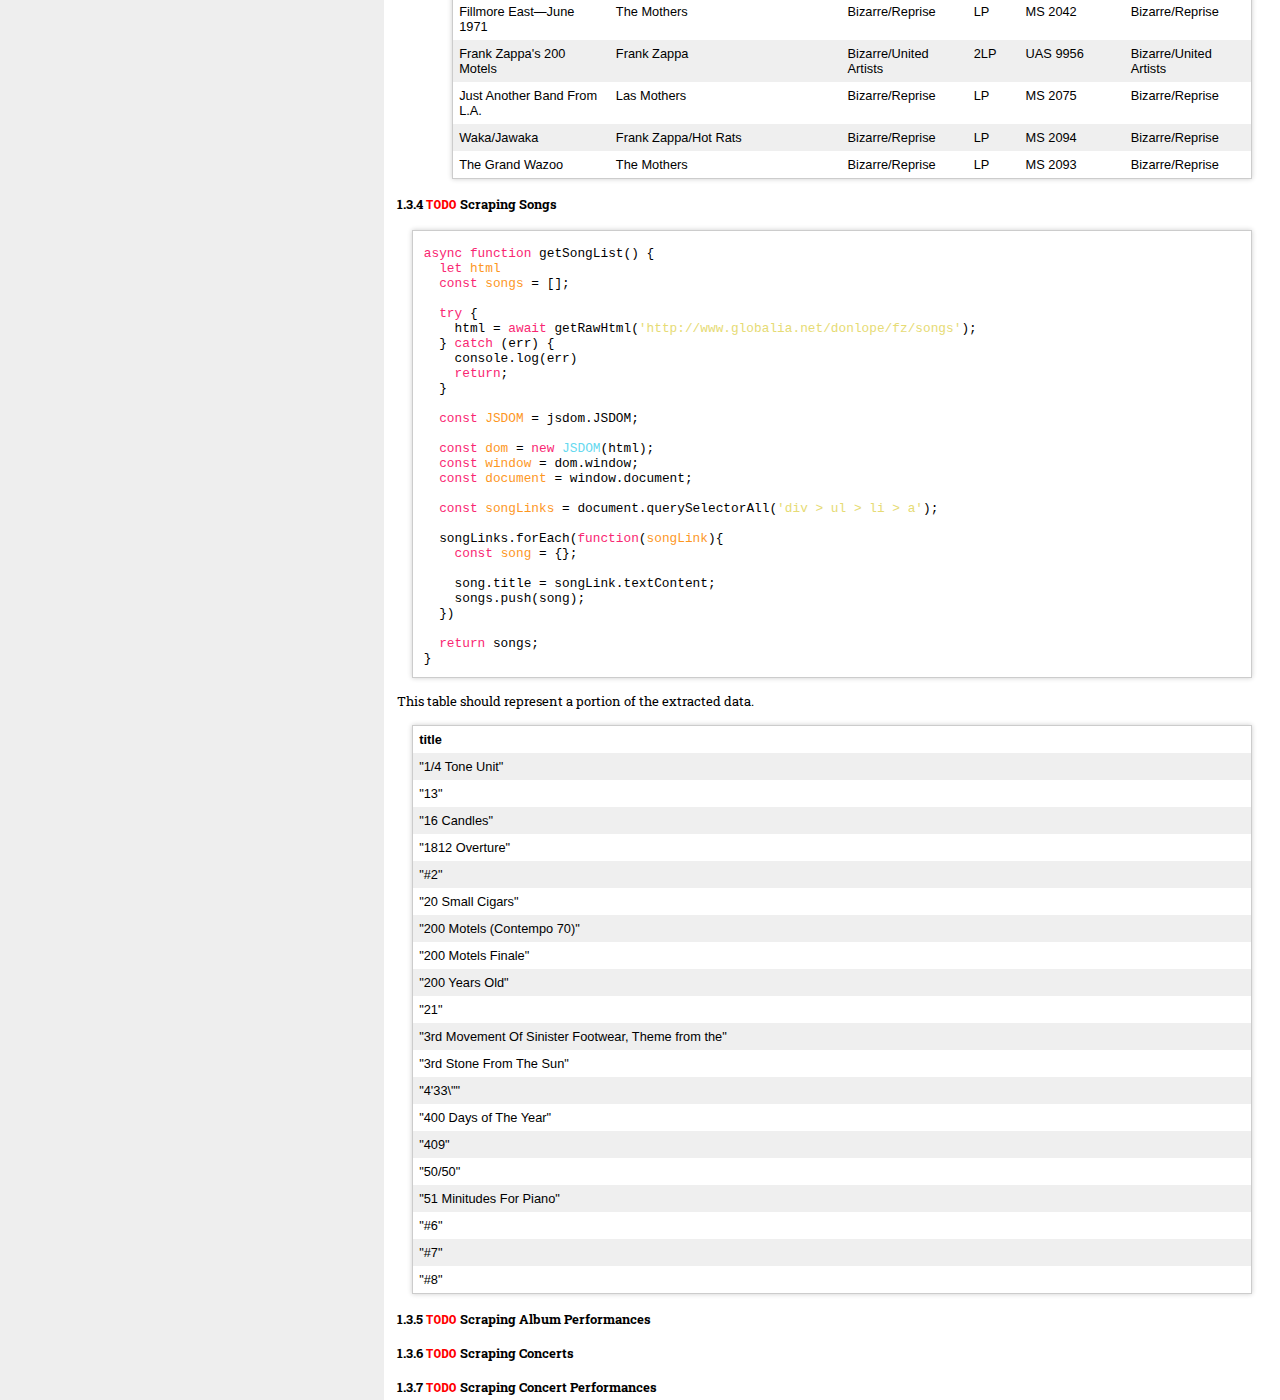
<file: README.html>
<?xml version="1.0" encoding="utf-8"?>
<!DOCTYPE html PUBLIC "-//W3C//DTD XHTML 1.0 Strict//EN"
"http://www.w3.org/TR/xhtml1/DTD/xhtml1-strict.dtd">
<html xmlns="http://www.w3.org/1999/xhtml" lang="en" xml:lang="en">
<head>
<!-- 2019-08-10 Sat 14:26 -->
<meta http-equiv="Content-Type" content="text/html;charset=utf-8" />
<meta name="viewport" content="width=device-width, initial-scale=1" />
<title>Zappa-Base</title>
<meta name="generator" content="Org mode" />
<meta name="author" content="Julian Herrera" />
<style type="text/css">
 <!--/*--><![CDATA[/*><!--*/
  .title  { text-align: center;
             margin-bottom: .2em; }
  .subtitle { text-align: center;
              font-size: medium;
              font-weight: bold;
              margin-top:0; }
  .todo   { font-family: monospace; color: red; }
  .done   { font-family: monospace; color: green; }
  .priority { font-family: monospace; color: orange; }
  .tag    { background-color: #eee; font-family: monospace;
            padding: 2px; font-size: 80%; font-weight: normal; }
  .timestamp { color: #bebebe; }
  .timestamp-kwd { color: #5f9ea0; }
  .org-right  { margin-left: auto; margin-right: 0px;  text-align: right; }
  .org-left   { margin-left: 0px;  margin-right: auto; text-align: left; }
  .org-center { margin-left: auto; margin-right: auto; text-align: center; }
  .underline { text-decoration: underline; }
  #postamble p, #preamble p { font-size: 90%; margin: .2em; }
  p.verse { margin-left: 3%; }
  pre {
    border: 1px solid #ccc;
    box-shadow: 3px 3px 3px #eee;
    padding: 8pt;
    font-family: monospace;
    overflow: auto;
    margin: 1.2em;
  }
  pre.src {
    position: relative;
    overflow: visible;
    padding-top: 1.2em;
  }
  pre.src:before {
    display: none;
    position: absolute;
    background-color: white;
    top: -10px;
    right: 10px;
    padding: 3px;
    border: 1px solid black;
  }
  pre.src:hover:before { display: inline;}
  /* Languages per Org manual */
  pre.src-asymptote:before { content: 'Asymptote'; }
  pre.src-awk:before { content: 'Awk'; }
  pre.src-C:before { content: 'C'; }
  /* pre.src-C++ doesn't work in CSS */
  pre.src-clojure:before { content: 'Clojure'; }
  pre.src-css:before { content: 'CSS'; }
  pre.src-D:before { content: 'D'; }
  pre.src-ditaa:before { content: 'ditaa'; }
  pre.src-dot:before { content: 'Graphviz'; }
  pre.src-calc:before { content: 'Emacs Calc'; }
  pre.src-emacs-lisp:before { content: 'Emacs Lisp'; }
  pre.src-fortran:before { content: 'Fortran'; }
  pre.src-gnuplot:before { content: 'gnuplot'; }
  pre.src-haskell:before { content: 'Haskell'; }
  pre.src-hledger:before { content: 'hledger'; }
  pre.src-java:before { content: 'Java'; }
  pre.src-js:before { content: 'Javascript'; }
  pre.src-latex:before { content: 'LaTeX'; }
  pre.src-ledger:before { content: 'Ledger'; }
  pre.src-lisp:before { content: 'Lisp'; }
  pre.src-lilypond:before { content: 'Lilypond'; }
  pre.src-lua:before { content: 'Lua'; }
  pre.src-matlab:before { content: 'MATLAB'; }
  pre.src-mscgen:before { content: 'Mscgen'; }
  pre.src-ocaml:before { content: 'Objective Caml'; }
  pre.src-octave:before { content: 'Octave'; }
  pre.src-org:before { content: 'Org mode'; }
  pre.src-oz:before { content: 'OZ'; }
  pre.src-plantuml:before { content: 'Plantuml'; }
  pre.src-processing:before { content: 'Processing.js'; }
  pre.src-python:before { content: 'Python'; }
  pre.src-R:before { content: 'R'; }
  pre.src-ruby:before { content: 'Ruby'; }
  pre.src-sass:before { content: 'Sass'; }
  pre.src-scheme:before { content: 'Scheme'; }
  pre.src-screen:before { content: 'Gnu Screen'; }
  pre.src-sed:before { content: 'Sed'; }
  pre.src-sh:before { content: 'shell'; }
  pre.src-sql:before { content: 'SQL'; }
  pre.src-sqlite:before { content: 'SQLite'; }
  /* additional languages in org.el's org-babel-load-languages alist */
  pre.src-forth:before { content: 'Forth'; }
  pre.src-io:before { content: 'IO'; }
  pre.src-J:before { content: 'J'; }
  pre.src-makefile:before { content: 'Makefile'; }
  pre.src-maxima:before { content: 'Maxima'; }
  pre.src-perl:before { content: 'Perl'; }
  pre.src-picolisp:before { content: 'Pico Lisp'; }
  pre.src-scala:before { content: 'Scala'; }
  pre.src-shell:before { content: 'Shell Script'; }
  pre.src-ebnf2ps:before { content: 'ebfn2ps'; }
  /* additional language identifiers per "defun org-babel-execute"
       in ob-*.el */
  pre.src-cpp:before  { content: 'C++'; }
  pre.src-abc:before  { content: 'ABC'; }
  pre.src-coq:before  { content: 'Coq'; }
  pre.src-groovy:before  { content: 'Groovy'; }
  /* additional language identifiers from org-babel-shell-names in
     ob-shell.el: ob-shell is the only babel language using a lambda to put
     the execution function name together. */
  pre.src-bash:before  { content: 'bash'; }
  pre.src-csh:before  { content: 'csh'; }
  pre.src-ash:before  { content: 'ash'; }
  pre.src-dash:before  { content: 'dash'; }
  pre.src-ksh:before  { content: 'ksh'; }
  pre.src-mksh:before  { content: 'mksh'; }
  pre.src-posh:before  { content: 'posh'; }
  /* Additional Emacs modes also supported by the LaTeX listings package */
  pre.src-ada:before { content: 'Ada'; }
  pre.src-asm:before { content: 'Assembler'; }
  pre.src-caml:before { content: 'Caml'; }
  pre.src-delphi:before { content: 'Delphi'; }
  pre.src-html:before { content: 'HTML'; }
  pre.src-idl:before { content: 'IDL'; }
  pre.src-mercury:before { content: 'Mercury'; }
  pre.src-metapost:before { content: 'MetaPost'; }
  pre.src-modula-2:before { content: 'Modula-2'; }
  pre.src-pascal:before { content: 'Pascal'; }
  pre.src-ps:before { content: 'PostScript'; }
  pre.src-prolog:before { content: 'Prolog'; }
  pre.src-simula:before { content: 'Simula'; }
  pre.src-tcl:before { content: 'tcl'; }
  pre.src-tex:before { content: 'TeX'; }
  pre.src-plain-tex:before { content: 'Plain TeX'; }
  pre.src-verilog:before { content: 'Verilog'; }
  pre.src-vhdl:before { content: 'VHDL'; }
  pre.src-xml:before { content: 'XML'; }
  pre.src-nxml:before { content: 'XML'; }
  /* add a generic configuration mode; LaTeX export needs an additional
     (add-to-list 'org-latex-listings-langs '(conf " ")) in .emacs */
  pre.src-conf:before { content: 'Configuration File'; }

  table { border-collapse:collapse; }
  caption.t-above { caption-side: top; }
  caption.t-bottom { caption-side: bottom; }
  td, th { vertical-align:top;  }
  th.org-right  { text-align: center;  }
  th.org-left   { text-align: center;   }
  th.org-center { text-align: center; }
  td.org-right  { text-align: right;  }
  td.org-left   { text-align: left;   }
  td.org-center { text-align: center; }
  dt { font-weight: bold; }
  .footpara { display: inline; }
  .footdef  { margin-bottom: 1em; }
  .figure { padding: 1em; }
  .figure p { text-align: center; }
  .equation-container {
    display: table;
    text-align: center;
    width: 100%;
  }
  .equation {
    vertical-align: middle;
  }
  .equation-label {
    display: table-cell;
    text-align: right;
    vertical-align: middle;
  }
  .inlinetask {
    padding: 10px;
    border: 2px solid gray;
    margin: 10px;
    background: #ffffcc;
  }
  #org-div-home-and-up
   { text-align: right; font-size: 70%; white-space: nowrap; }
  textarea { overflow-x: auto; }
  .linenr { font-size: smaller }
  .code-highlighted { background-color: #ffff00; }
  .org-info-js_info-navigation { border-style: none; }
  #org-info-js_console-label
    { font-size: 10px; font-weight: bold; white-space: nowrap; }
  .org-info-js_search-highlight
    { background-color: #ffff00; color: #000000; font-weight: bold; }
  .org-svg { width: 90%; }
  /*]]>*/-->
</style>
<link rel="stylesheet" type="text/css" href="style.css" />
<script type="text/javascript">
/*
@licstart  The following is the entire license notice for the
JavaScript code in this tag.

Copyright (C) 2012-2019 Free Software Foundation, Inc.

The JavaScript code in this tag is free software: you can
redistribute it and/or modify it under the terms of the GNU
General Public License (GNU GPL) as published by the Free Software
Foundation, either version 3 of the License, or (at your option)
any later version.  The code is distributed WITHOUT ANY WARRANTY;
without even the implied warranty of MERCHANTABILITY or FITNESS
FOR A PARTICULAR PURPOSE.  See the GNU GPL for more details.

As additional permission under GNU GPL version 3 section 7, you
may distribute non-source (e.g., minimized or compacted) forms of
that code without the copy of the GNU GPL normally required by
section 4, provided you include this license notice and a URL
through which recipients can access the Corresponding Source.


@licend  The above is the entire license notice
for the JavaScript code in this tag.
*/
<!--/*--><![CDATA[/*><!--*/
 function CodeHighlightOn(elem, id)
 {
   var target = document.getElementById(id);
   if(null != target) {
     elem.cacheClassElem = elem.className;
     elem.cacheClassTarget = target.className;
     target.className = "code-highlighted";
     elem.className   = "code-highlighted";
   }
 }
 function CodeHighlightOff(elem, id)
 {
   var target = document.getElementById(id);
   if(elem.cacheClassElem)
     elem.className = elem.cacheClassElem;
   if(elem.cacheClassTarget)
     target.className = elem.cacheClassTarget;
 }
/*]]>*///-->
</script>
</head>
<body>
<div id="content">
<h1 class="title">Zappa-Base</h1>
<div id="table-of-contents">
<h2>Table of Contents</h2>
<div id="text-table-of-contents">
<ul>
<li><a href="#org2d3960c">1. Readme</a>
<ul>
<li><a href="#orgec0fbae">1.1. Getting Started</a></li>
<li><a href="#orgc323522">1.2. Database</a>
<ul>
<li><a href="#org9fc7312">1.2.1. Model</a></li>
<li><a href="#orga6d837f">1.2.2. <span class="todo TODO">TODO</span> Album Model</a></li>
<li><a href="#orgfc44500">1.2.3. <span class="todo TODO">TODO</span> Performance Model</a></li>
<li><a href="#org894e5f4">1.2.4. <span class="todo TODO">TODO</span> Song Model</a></li>
<li><a href="#org8309244">1.2.5. <span class="todo TODO">TODO</span> Artist Model</a></li>
</ul>
</li>
<li><a href="#org978873e">1.3. Scrapers</a>
<ul>
<li><a href="#org78544a6">1.3.1. Overview</a></li>
<li><a href="#orgefffde8">1.3.2. <span class="done DONE">DONE</span> Retrieving Raw Html</a></li>
<li><a href="#org3746a94">1.3.3. <span class="todo TODO">TODO</span> <code>[0/1]</code> Scraping Album Information</a></li>
<li><a href="#org9f43f6c">1.3.4. <span class="todo TODO">TODO</span> Scraping Songs</a></li>
<li><a href="#orged0dcf7">1.3.5. <span class="todo TODO">TODO</span> Scraping Album Performances</a></li>
<li><a href="#orgd53ba39">1.3.6. <span class="todo TODO">TODO</span> Scraping Concerts</a></li>
<li><a href="#orgc747819">1.3.7. <span class="todo TODO">TODO</span> Scraping Concert Performances</a></li>
</ul>
</li>
</ul>
</li>
</ul>
</div>
</div>


<div id="outline-container-org2d3960c" class="outline-2">
<h2 id="org2d3960c"><span class="section-number-2">1</span> Readme</h2>
<div class="outline-text-2" id="text-1">
</div>
<div id="outline-container-orgec0fbae" class="outline-3">
<h3 id="orgec0fbae"><span class="section-number-3">1.1</span> Getting Started</h3>
</div>

<div id="outline-container-orgc323522" class="outline-3">
<h3 id="orgc323522"><span class="section-number-3">1.2</span> Database</h3>
<div class="outline-text-3" id="text-1-2">
</div>
<div id="outline-container-org9fc7312" class="outline-4">
<h4 id="org9fc7312"><span class="section-number-4">1.2.1</span> Model</h4>
<div class="outline-text-4" id="text-1-2-1">

<div class="figure">
<p><img src="./images/models.png" alt="models.png" />
</p>
</div>
</div>
</div>

<div id="outline-container-orga6d837f" class="outline-4">
<h4 id="orga6d837f"><span class="section-number-4">1.2.2</span> <span class="todo TODO">TODO</span> Album Model</h4>
</div>
<div id="outline-container-orgfc44500" class="outline-4">
<h4 id="orgfc44500"><span class="section-number-4">1.2.3</span> <span class="todo TODO">TODO</span> Performance Model</h4>
</div>
<div id="outline-container-org894e5f4" class="outline-4">
<h4 id="org894e5f4"><span class="section-number-4">1.2.4</span> <span class="todo TODO">TODO</span> Song Model</h4>
</div>
<div id="outline-container-org8309244" class="outline-4">
<h4 id="org8309244"><span class="section-number-4">1.2.5</span> <span class="todo TODO">TODO</span> Artist Model</h4>
</div>
</div>

<div id="outline-container-org978873e" class="outline-3">
<h3 id="org978873e"><span class="section-number-3">1.3</span> Scrapers</h3>
<div class="outline-text-3" id="text-1-3">
</div>
<div id="outline-container-org78544a6" class="outline-4">
<h4 id="org78544a6"><span class="section-number-4">1.3.1</span> Overview</h4>
<div class="outline-text-4" id="text-1-3-1">
<p>
Scraping will simply utilize JSDom to render a requested url. The render will be parsed using standard DOM utilies. The output from the scrape should result from  a best-pass extraction, optionally followed by a unification step that targets more complex, embeded data, such as:
</p>
<ul class="org-ul">
<li>Differences in representing 'unknown' data (ex: XX/XX/67 or ??/??/1972)</li>
<li>Different spellings or names for musicians</li>
<li>Parentheticals in song titles</li>
</ul>
</div>
</div>

<div id="outline-container-orgefffde8" class="outline-4">
<h4 id="orgefffde8"><span class="section-number-4">1.3.2</span> <span class="done DONE">DONE</span> Retrieving Raw Html</h4>
<div class="outline-text-4" id="text-1-3-2">
<p>
<a href="https://github.com/bitinn/node-fetch">Node-fetch</a> will be used to receive the website as a raw string and <a href="https://github.com/jsdom/jsdom">jsdom</a> will then be used to parse that string into a navigatable DOM. <a href="https://www.npmjs.com/package/funcy">funcy</a> will be used to extract text data from the page.
</p>

<p>
We'll start by requiring those libraries.
</p>

<div class="org-src-container">
<pre class="src src-js" id="org5bd4d2c"><span style="color: #F92672;">const</span> <span style="color: #FD971F;">jsdom</span> = require(<span style="color: #E6DB74;">'jsdom'</span>);
<span style="color: #F92672;">const</span> <span style="color: #FD971F;">fetch</span> = require(<span style="color: #E6DB74;">'node-fetch'</span>);
<span style="color: #F92672;">const</span> <span style="color: #FD971F;">funcy</span> = require(<span style="color: #E6DB74;">'funcy'</span>);
</pre>
</div>

<p>
Next we'll use fetch to request the url and return it as a string.
</p>

<div class="org-src-container">
<pre class="src src-js" id="orgff8e755"><span style="color: #F92672;">async</span> <span style="color: #F92672;">function</span> getRawHtml(<span style="color: #FD971F;">url</span>) {
  <span style="color: #F92672;">try</span> {
    <span style="color: #F92672;">const</span> <span style="color: #FD971F;">html</span> = <span style="color: #F92672;">await</span> fetch(url).then( res =&gt; res.text());
    <span style="color: #F92672;">return</span> html;
  } <span style="color: #F92672;">catch</span> (err) {
    console.log(err);
  }
}
</pre>
</div>

<p>
Here is a portion of the result of calling <code>getRawHtml('https://orgmode.org')</code>:
</p>

<pre class="example">
&lt;?xml version="1.0" encoding="utf-8"?&gt;
&lt;!DOCTYPE html PUBLIC "-//W3C//DTD XHTML 1.0 Strict//EN"
"http://www.w3.org/TR/xhtml1/DTD/xhtml1-strict.dtd"&gt;
&lt;html xmlns="http://www.w3.org/1999/xhtml" lang="en" xml:lang="en"&gt;
&lt;head&gt;
&lt;!-- 2019-08-01 Thu 09:19 --&gt;
&lt;meta http-equiv="Content-Type" content="text/html;charset=utf-8" /&gt;
&lt;meta name="viewport" content="width=device-width, initial-scale=1" /&gt;
&lt;title&gt;Org mode for Emacs &amp;#x2013; Your Life in Plain Text&lt;/title&gt;
&lt;meta name="generator" content="Org mode" /&gt;
&lt;meta name="description" content="Org: an Emacs Mode for Notes, Planning, and Authoring"
 /&gt;
&lt;meta name="keywords" content="Org Emacs outline planning note authoring project plain-text LaTeX HTML" /&gt;
&lt;link rel="stylesheet" href="org.css" type="text/css" /&gt;
&lt;meta name="flattr:id" content="8d9x0o"&gt;
&lt;script type="text/javascript"&gt;
/*
@licstart  The following is the entire license notice for the
JavaScript code in this tag.

Copyright (C) 2012-2019 Free Software Foundation, Inc.

The JavaScri...
</pre>
</div>
</div>

<div id="outline-container-org3746a94" class="outline-4">
<h4 id="org3746a94"><span class="section-number-4">1.3.3</span> <span class="todo TODO">TODO</span> <code>[0/1]</code> Scraping Album Information</h4>
<div class="outline-text-4" id="text-1-3-3">
<p>
We'll use the following page to get an updated list of the official discography:
<a href="http://www.globalia.net/donlope/fz/notes/discography">http://www.globalia.net/donlope/fz/notes/discography</a>
</p>

<p>
Despite having some unneccesary listings and a few missing fields, I felt this page, with its table layout, would be the most straightforward to scrape. It has also been kept up to date. Zappa.com itself has the official discography, however all records are listed as being published by Zappa Records (as those most recent reissues have been) whereas I feel the original label and catalog number are of more pressing archival importance.
</p>

<p>
This will get us all of the titles as well as links to detail pages which we can use to scrape furthur information.
</p>
</div>

<ol class="org-ol">
<li><a id="orga59adde"></a><span class="todo TODO">TODO</span> <code>[0/1]</code> Action Items<br />
<ol class="org-ol">
<li><a id="orgecc8bcc"></a><span class="todo TODO">TODO</span> Reach out to website maintainer to address missing data and typos.<br /></li>
</ol>
</li>

<li><a id="org74522ac"></a>Code<br />
<div class="outline-text-5" id="text-1-3-3-2">
<div class="org-src-container">
<pre class="src src-js" id="org1525849"><span style="color: #F92672;">async</span> <span style="color: #F92672;">function</span> getAlbumList() {
  <span style="color: #F92672;">let</span> <span style="color: #FD971F;">html</span>
  <span style="color: #F92672;">const</span> <span style="color: #FD971F;">albums</span> = [];

  <span style="color: #F92672;">try</span> {
    html = <span style="color: #F92672;">await</span> getRawHtml(<span style="color: #E6DB74;">'http://www.globalia.net/donlope/fz/notes/discography'</span>);
  } <span style="color: #F92672;">catch</span> (err) {
    console.log(err)
    <span style="color: #F92672;">return</span>;
  }

  <span style="color: #F92672;">const</span> <span style="color: #FD971F;">JSDOM</span> = jsdom.JSDOM;

  <span style="color: #F92672;">const</span> <span style="color: #FD971F;">dom</span> = <span style="color: #F92672;">new</span> <span style="color: #66D9EF;">JSDOM</span>(html);
  <span style="color: #F92672;">const</span> <span style="color: #FD971F;">window</span> = dom.window;
  <span style="color: #F92672;">const</span> <span style="color: #FD971F;">document</span> = window.document;

  <span style="color: #F92672;">const</span> <span style="color: #FD971F;">albumLinks</span> = document.body.querySelectorAll(<span style="color: #E6DB74;">'.album'</span>);

  albumLinks.forEach(link =&gt; {
    <span style="color: #F92672;">const</span> <span style="color: #FD971F;">album</span> = {};

    albumRow = link.parentElement.parentElement;
    album.title = link.textContent;
    album.artist = albumRow.querySelector(<span style="color: #E6DB74;">':nth-child(2)'</span>).textContent;
    album.label = albumRow.querySelector(<span style="color: #E6DB74;">':nth-child(4)'</span>).textContent;
    album.format = albumRow.querySelector(<span style="color: #E6DB74;">':nth-child(3)'</span>).textContent;
    album.catalogNumber = albumRow.querySelector(<span style="color: #E6DB74;">':nth-child(5)'</span>).textContent;
    album.releaseDate = albumRow.querySelector(<span style="color: #E6DB74;">':nth-child(4)'</span>).textContent;
    albums.push(album);
  })

  <span style="color: #F92672;">return</span> albums;
}
</pre>
</div>


<p>
This table should represent a portion of the extracted data.
</p>

<table border="2" cellspacing="0" cellpadding="6" rules="groups" frame="hsides">


<colgroup>
<col  class="org-left" />

<col  class="org-left" />

<col  class="org-left" />

<col  class="org-left" />

<col  class="org-left" />

<col  class="org-left" />
</colgroup>
<tbody>
<tr>
<td class="org-left">title</td>
<td class="org-left">artist</td>
<td class="org-left">label</td>
<td class="org-left">format</td>
<td class="org-left">catalogNumber</td>
<td class="org-left">releaseDate</td>
</tr>

<tr>
<td class="org-left">Freak Out!</td>
<td class="org-left">The Mothers Of Invention</td>
<td class="org-left">Verve/MGM</td>
<td class="org-left">2LP</td>
<td class="org-left">V6-5005-2</td>
<td class="org-left">Verve/MGM</td>
</tr>

<tr>
<td class="org-left">Absolutely Free</td>
<td class="org-left">The Mothers Of Invention</td>
<td class="org-left">Verve/MGM</td>
<td class="org-left">LP</td>
<td class="org-left">V6-5013</td>
<td class="org-left">Verve/MGM</td>
</tr>

<tr>
<td class="org-left">Lumpy Gravy</td>
<td class="org-left">Francis Vincent Zappa/The Abnuceals Emuukha Electric Symphony Orchestra</td>
<td class="org-left">Capitol/EMI</td>
<td class="org-left">LP</td>
<td class="org-left">TAO 2719</td>
<td class="org-left">Capitol/EMI</td>
</tr>

<tr>
<td class="org-left">We're Only In It For The Money</td>
<td class="org-left">The Mothers Of Invention</td>
<td class="org-left">Verve/MGM</td>
<td class="org-left">LP</td>
<td class="org-left">V6-5045</td>
<td class="org-left">Verve/MGM</td>
</tr>

<tr>
<td class="org-left">Lumpy Gravy</td>
<td class="org-left">Francis Vincent Zappa/Abnuceals Emuukha Electric Symphony Orchestra &amp; Chorus</td>
<td class="org-left">Verve/MGM</td>
<td class="org-left">LP</td>
<td class="org-left">V6-8741</td>
<td class="org-left">Verve/MGM</td>
</tr>

<tr>
<td class="org-left">Cruising With Ruben &amp; The Jets</td>
<td class="org-left">The Mothers Of Invention</td>
<td class="org-left">Bizarre/Verve/MGM</td>
<td class="org-left">LP</td>
<td class="org-left">V6-5055X</td>
<td class="org-left">Bizarre/Verve/MGM</td>
</tr>

<tr>
<td class="org-left">Mothermania</td>
<td class="org-left">The Mothers</td>
<td class="org-left">Bizarre/Verve/MGM</td>
<td class="org-left">LP</td>
<td class="org-left">V6-5068X</td>
<td class="org-left">Bizarre/Verve/MGM</td>
</tr>

<tr>
<td class="org-left">Uncle Meat</td>
<td class="org-left">The Mothers Of Invention</td>
<td class="org-left">Bizarre/Reprise</td>
<td class="org-left">2LP</td>
<td class="org-left">2MS 2024</td>
<td class="org-left">Bizarre/Reprise</td>
</tr>

<tr>
<td class="org-left">The <b>**</b> Of The Mothers</td>
<td class="org-left">The Mothers Of Invention</td>
<td class="org-left">Verve/MGM</td>
<td class="org-left">LP</td>
<td class="org-left">V6-5074</td>
<td class="org-left">Verve/MGM</td>
</tr>

<tr>
<td class="org-left">Hot Rats</td>
<td class="org-left">Frank Zappa</td>
<td class="org-left">Bizarre/Reprise</td>
<td class="org-left">LP</td>
<td class="org-left">RS 6356</td>
<td class="org-left">Bizarre/Reprise</td>
</tr>

<tr>
<td class="org-left">Burnt Weeny Sandwich</td>
<td class="org-left">The Mothers Of Invention</td>
<td class="org-left">Bizarre/Reprise</td>
<td class="org-left">LP</td>
<td class="org-left">RS 6370</td>
<td class="org-left">Bizarre/Reprise</td>
</tr>

<tr>
<td class="org-left">The Mothers Of Invention—Golden Archive Series</td>
<td class="org-left">The Mothers Of Invention</td>
<td class="org-left">MGM</td>
<td class="org-left">LP</td>
<td class="org-left">GAS 112</td>
<td class="org-left">MGM</td>
</tr>

<tr>
<td class="org-left">Weasels Ripped My Flesh</td>
<td class="org-left">The Mothers Of Invention</td>
<td class="org-left">Bizarre/Reprise</td>
<td class="org-left">LP</td>
<td class="org-left">MS 2028</td>
<td class="org-left">Bizarre/Reprise</td>
</tr>

<tr>
<td class="org-left">Chunga's Revenge</td>
<td class="org-left">Frank Zappa</td>
<td class="org-left">Bizarre/Reprise</td>
<td class="org-left">LP</td>
<td class="org-left">MS 2030</td>
<td class="org-left">Bizarre/Reprise</td>
</tr>

<tr>
<td class="org-left">The Worst Of The Mothers</td>
<td class="org-left">The Mothers Of Invention</td>
<td class="org-left">MGM</td>
<td class="org-left">LP</td>
<td class="org-left">SE 4754</td>
<td class="org-left">MGM</td>
</tr>

<tr>
<td class="org-left">Fillmore East—June 1971</td>
<td class="org-left">The Mothers</td>
<td class="org-left">Bizarre/Reprise</td>
<td class="org-left">LP</td>
<td class="org-left">MS 2042</td>
<td class="org-left">Bizarre/Reprise</td>
</tr>

<tr>
<td class="org-left">Frank Zappa's 200 Motels</td>
<td class="org-left">Frank Zappa</td>
<td class="org-left">Bizarre/United Artists</td>
<td class="org-left">2LP</td>
<td class="org-left">UAS 9956</td>
<td class="org-left">Bizarre/United Artists</td>
</tr>

<tr>
<td class="org-left">Just Another Band From L.A.</td>
<td class="org-left">Las Mothers</td>
<td class="org-left">Bizarre/Reprise</td>
<td class="org-left">LP</td>
<td class="org-left">MS 2075</td>
<td class="org-left">Bizarre/Reprise</td>
</tr>

<tr>
<td class="org-left">Waka/Jawaka</td>
<td class="org-left">Frank Zappa/Hot Rats</td>
<td class="org-left">Bizarre/Reprise</td>
<td class="org-left">LP</td>
<td class="org-left">MS 2094</td>
<td class="org-left">Bizarre/Reprise</td>
</tr>

<tr>
<td class="org-left">The Grand Wazoo</td>
<td class="org-left">The Mothers</td>
<td class="org-left">Bizarre/Reprise</td>
<td class="org-left">LP</td>
<td class="org-left">MS 2093</td>
<td class="org-left">Bizarre/Reprise</td>
</tr>
</tbody>
</table>
</div>
</li>
</ol>
</div>

<div id="outline-container-org9f43f6c" class="outline-4">
<h4 id="org9f43f6c"><span class="section-number-4">1.3.4</span> <span class="todo TODO">TODO</span> Scraping Songs</h4>
<div class="outline-text-4" id="text-1-3-4">
<div class="org-src-container">
<pre class="src src-js" id="org135af40"><span style="color: #F92672;">async</span> <span style="color: #F92672;">function</span> getSongList() {
  <span style="color: #F92672;">let</span> <span style="color: #FD971F;">html</span>
  <span style="color: #F92672;">const</span> <span style="color: #FD971F;">songs</span> = [];

  <span style="color: #F92672;">try</span> {
    html = <span style="color: #F92672;">await</span> getRawHtml(<span style="color: #E6DB74;">'http://www.globalia.net/donlope/fz/songs'</span>);
  } <span style="color: #F92672;">catch</span> (err) {
    console.log(err)
    <span style="color: #F92672;">return</span>;
  }

  <span style="color: #F92672;">const</span> <span style="color: #FD971F;">JSDOM</span> = jsdom.JSDOM;

  <span style="color: #F92672;">const</span> <span style="color: #FD971F;">dom</span> = <span style="color: #F92672;">new</span> <span style="color: #66D9EF;">JSDOM</span>(html);
  <span style="color: #F92672;">const</span> <span style="color: #FD971F;">window</span> = dom.window;
  <span style="color: #F92672;">const</span> <span style="color: #FD971F;">document</span> = window.document;

  <span style="color: #F92672;">const</span> <span style="color: #FD971F;">songLinks</span> = document.querySelectorAll(<span style="color: #E6DB74;">'div &gt; ul &gt; li &gt; a'</span>);

  songLinks.forEach(<span style="color: #F92672;">function</span>(<span style="color: #FD971F;">songLink</span>){
    <span style="color: #F92672;">const</span> <span style="color: #FD971F;">song</span> = {};

    song.title = songLink.textContent;
    songs.push(song);
  })

  <span style="color: #F92672;">return</span> songs;
}
</pre>
</div>

<p>
This table should represent a portion of the extracted data.
</p>

<table border="2" cellspacing="0" cellpadding="6" rules="groups" frame="hsides">


<colgroup>
<col  class="org-left" />
</colgroup>
<tbody>
<tr>
<td class="org-left">title</td>
</tr>

<tr>
<td class="org-left">"1/4 Tone Unit"</td>
</tr>

<tr>
<td class="org-left">"13"</td>
</tr>

<tr>
<td class="org-left">"16 Candles"</td>
</tr>

<tr>
<td class="org-left">"1812 Overture"</td>
</tr>

<tr>
<td class="org-left">"#2"</td>
</tr>

<tr>
<td class="org-left">"20 Small Cigars"</td>
</tr>

<tr>
<td class="org-left">"200 Motels (Contempo 70)"</td>
</tr>

<tr>
<td class="org-left">"200 Motels Finale"</td>
</tr>

<tr>
<td class="org-left">"200 Years Old"</td>
</tr>

<tr>
<td class="org-left">"21"</td>
</tr>

<tr>
<td class="org-left">"3rd Movement Of Sinister Footwear, Theme from the"</td>
</tr>

<tr>
<td class="org-left">"3rd Stone From The Sun"</td>
</tr>

<tr>
<td class="org-left">"4'33\""</td>
</tr>

<tr>
<td class="org-left">"400 Days of The Year"</td>
</tr>

<tr>
<td class="org-left">"409"</td>
</tr>

<tr>
<td class="org-left">"50/50"</td>
</tr>

<tr>
<td class="org-left">"51 Minitudes For Piano"</td>
</tr>

<tr>
<td class="org-left">"#6"</td>
</tr>

<tr>
<td class="org-left">"#7"</td>
</tr>

<tr>
<td class="org-left">"#8"</td>
</tr>
</tbody>
</table>
</div>
</div>


<div id="outline-container-orged0dcf7" class="outline-4">
<h4 id="orged0dcf7"><span class="section-number-4">1.3.5</span> <span class="todo TODO">TODO</span> Scraping Album Performances</h4>
</div>
<div id="outline-container-orgd53ba39" class="outline-4">
<h4 id="orgd53ba39"><span class="section-number-4">1.3.6</span> <span class="todo TODO">TODO</span> Scraping Concerts</h4>
</div>
<div id="outline-container-orgc747819" class="outline-4">
<h4 id="orgc747819"><span class="section-number-4">1.3.7</span> <span class="todo TODO">TODO</span> Scraping Concert Performances</h4>
</div>
</div>
</div>
</div>
<div id="postamble" class="status">
<p class="author">Author: Julian Herrera</p>
<p class="date">Created: 2019-08-10 Sat 14:26</p>
<p class="validation"><a href="http://validator.w3.org/check?uri=referer">Validate</a></p>
</div>
</body>
</html>
</file>
<file: style.css>
@import url('https://fonts.googleapis.com/css?family=Roboto+Slab:400,700&display=swap');

html {
    box-sizing: border-box;
    width: 100%;
    margin: 0px;
    padding: 0px;
    min-height: 100%;
}
*, *:before, *:after {
  box-sizing: inherit;
}

body {
    font-family: 'Roboto Slab', Serif;
    font-size: .8rem;
    width: 100%;
    display:flex;
    flex-direction: column;
    margin: 0px;
    min-height: 100%;
    background-color: #EEE;
}

a, a:visited {
    text-decoration: none;
    color: #225C6A;
}

a:hover {
    text-decoration: underline;
}


#content {
    display: flex;
    flex-wrap: wrap;
    flex: 1;
    align-items: flex-start;
}

h1.title {
    flex: 0 0 100%;
    display: none;
}

#table-of-contents {
    flex: 1 0 30%;
    padding: 0 1%;
    position: sticky;
    top: 0px;
    z-index: 0;
    min-width: 250px;
    overflow: hidden;
    white-space: nowrap;
}



.outline-2 {
    flex: 1 0 70%;
    overflow: scroll;
    height: 100%;
    padding: 0 1%;
    z-index: 10;
    position: relative;
    background: white;
}

pre {
   box-shadow: 0 0 5px 0 rgba(0,0,0,.2)
}

pre, pre.src{
  overflow: scroll;
}

pre.src:hover:before {
    top: 2px;
    right: 2px;
}

#postamble {
    position: fixed;
    bottom: 0;
    left: 0;
}

ul {
    padding-inline-start: 20px;
}

table {
    display: block;
    overflow: scroll;
    margin: 1.2em;
    box-shadow: 0 0 5px 0 rgba(0,0,0,.2);
    font-size: .8rem;
    border: 1px solid #ccc;
    position: relative;
                       font-family: sans-serif;
}

tbody {
    width: 100%;
    display: table;
}

tr:first-child {
    font-weight: bold;
}

tr:nth-child(even) {
  background: #efefef
}

tbody {
    border: none;
}

colgroup {
    border: none;
}
  /*font-family: -apple-system, BlinkMacSystemFont, "Segoe UI", Roboto, Helvetica, Arial, sans-serif, "Apple Color Emoji", "Segoe UI Emoji", "Segoe UI Symbol";*/
  /* display: flex; */
  /* flex-direction: column; */
  /* background: #222; */
  /* align-items: center; */
  /* line-height: 1.4; */

img {
max-width: 100%;
}
/* #content { */
/*   max-width: 800px; */
/*   background: #444; */
/*   padding: 2% 5%; */
/*   color: white; */
/* } */


/* #postamble { */
/*   margin-top: 15px; */
/*   font-size: .8rem; */
/*   color: white; */
/*   text-align: center; */
/* } */


/* h1, h2, h3 { */
/*   font-weight: 400 */
/* } */

/* .example { */
/*     max-height: 300px; */
/* } */

/* ha { */
/*   color: #8fceeb */
/* } */

/* p:first-of-type::first-letter { */
/*   font-size: 1.2rem; */
/* } */

/* table { */
/*     font-family: sans-serif; */
/*     background-color: #FFF; */
/*     color: black; */
/*     font-size: .6rem; */
/*     overflow-x: scroll; */
/*     max-width: 100%; */
/* } */

/* tr:first-child { */
/*     font-weight: bold; */
/*     text-transform: capitalize; */
/* } */

/* tr:nth-child(even) { */
/*     background: #DFDFDF; */
/* } */
</file>
